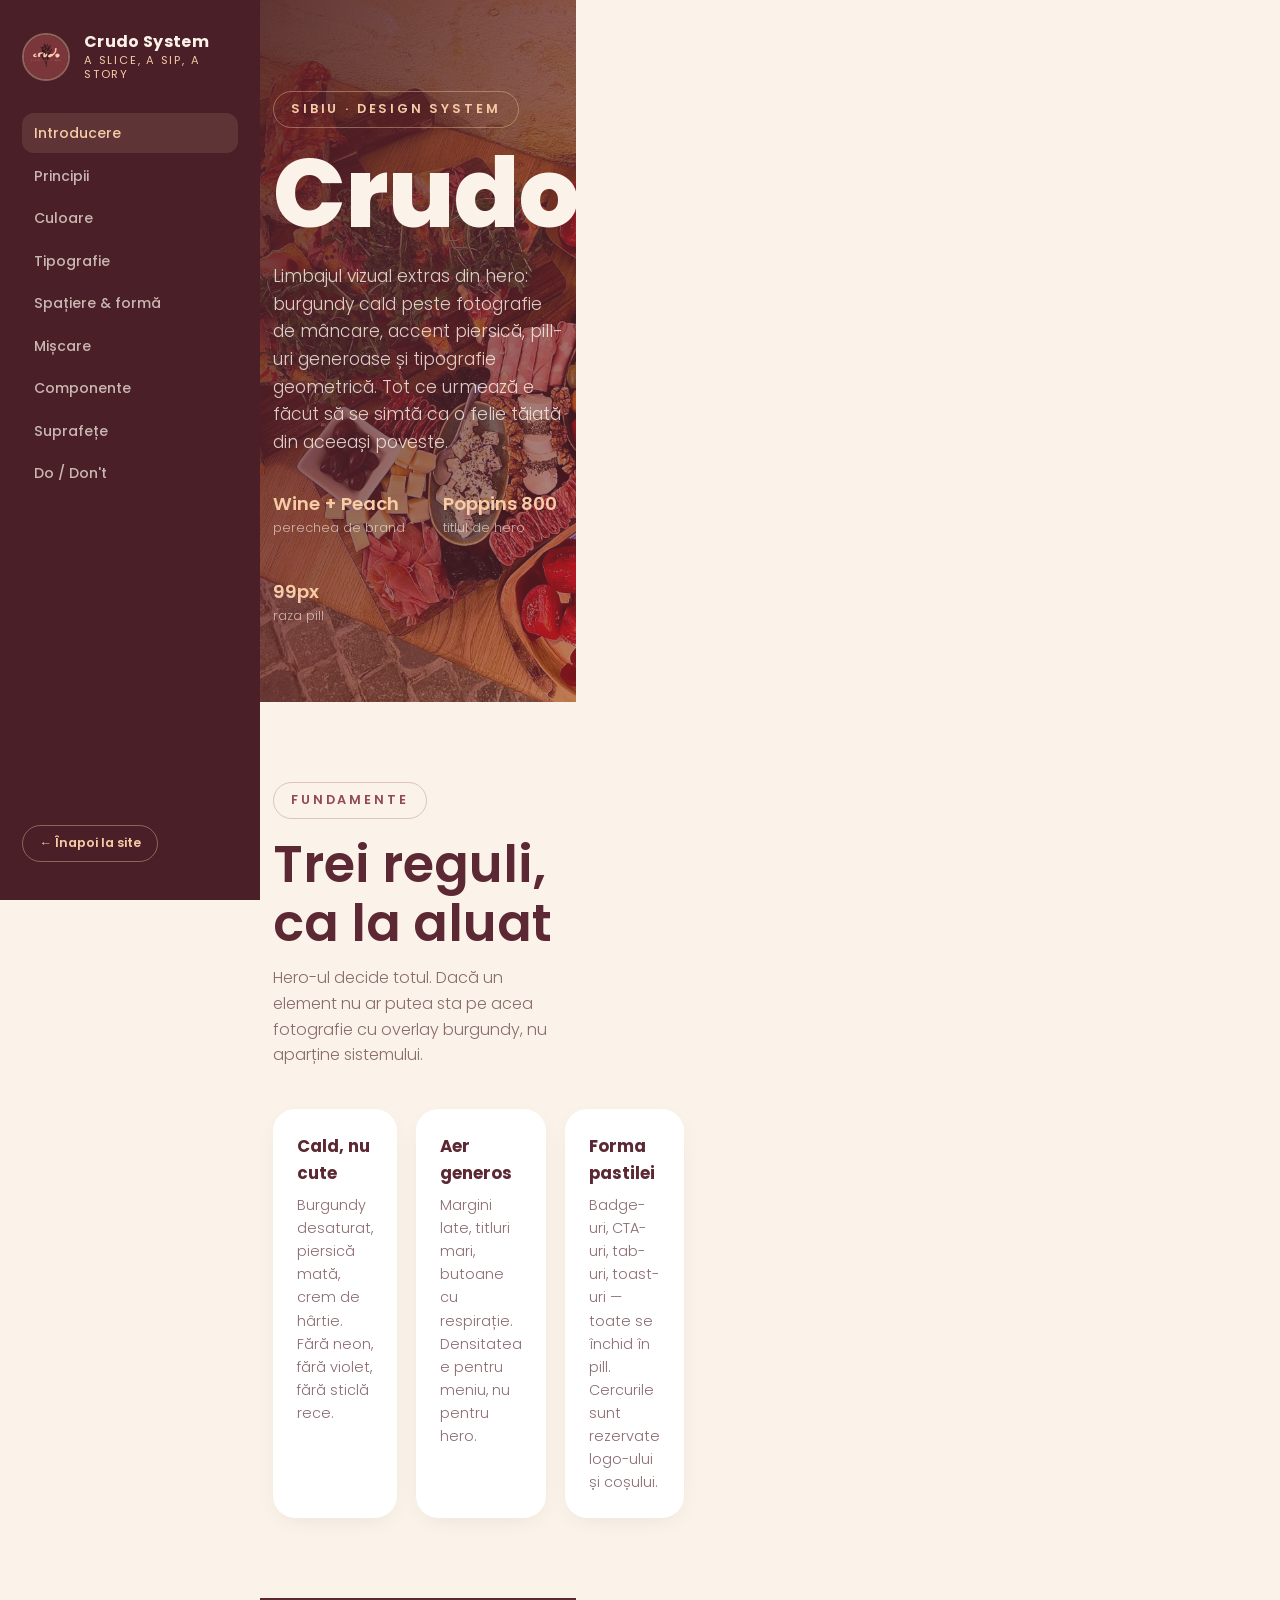
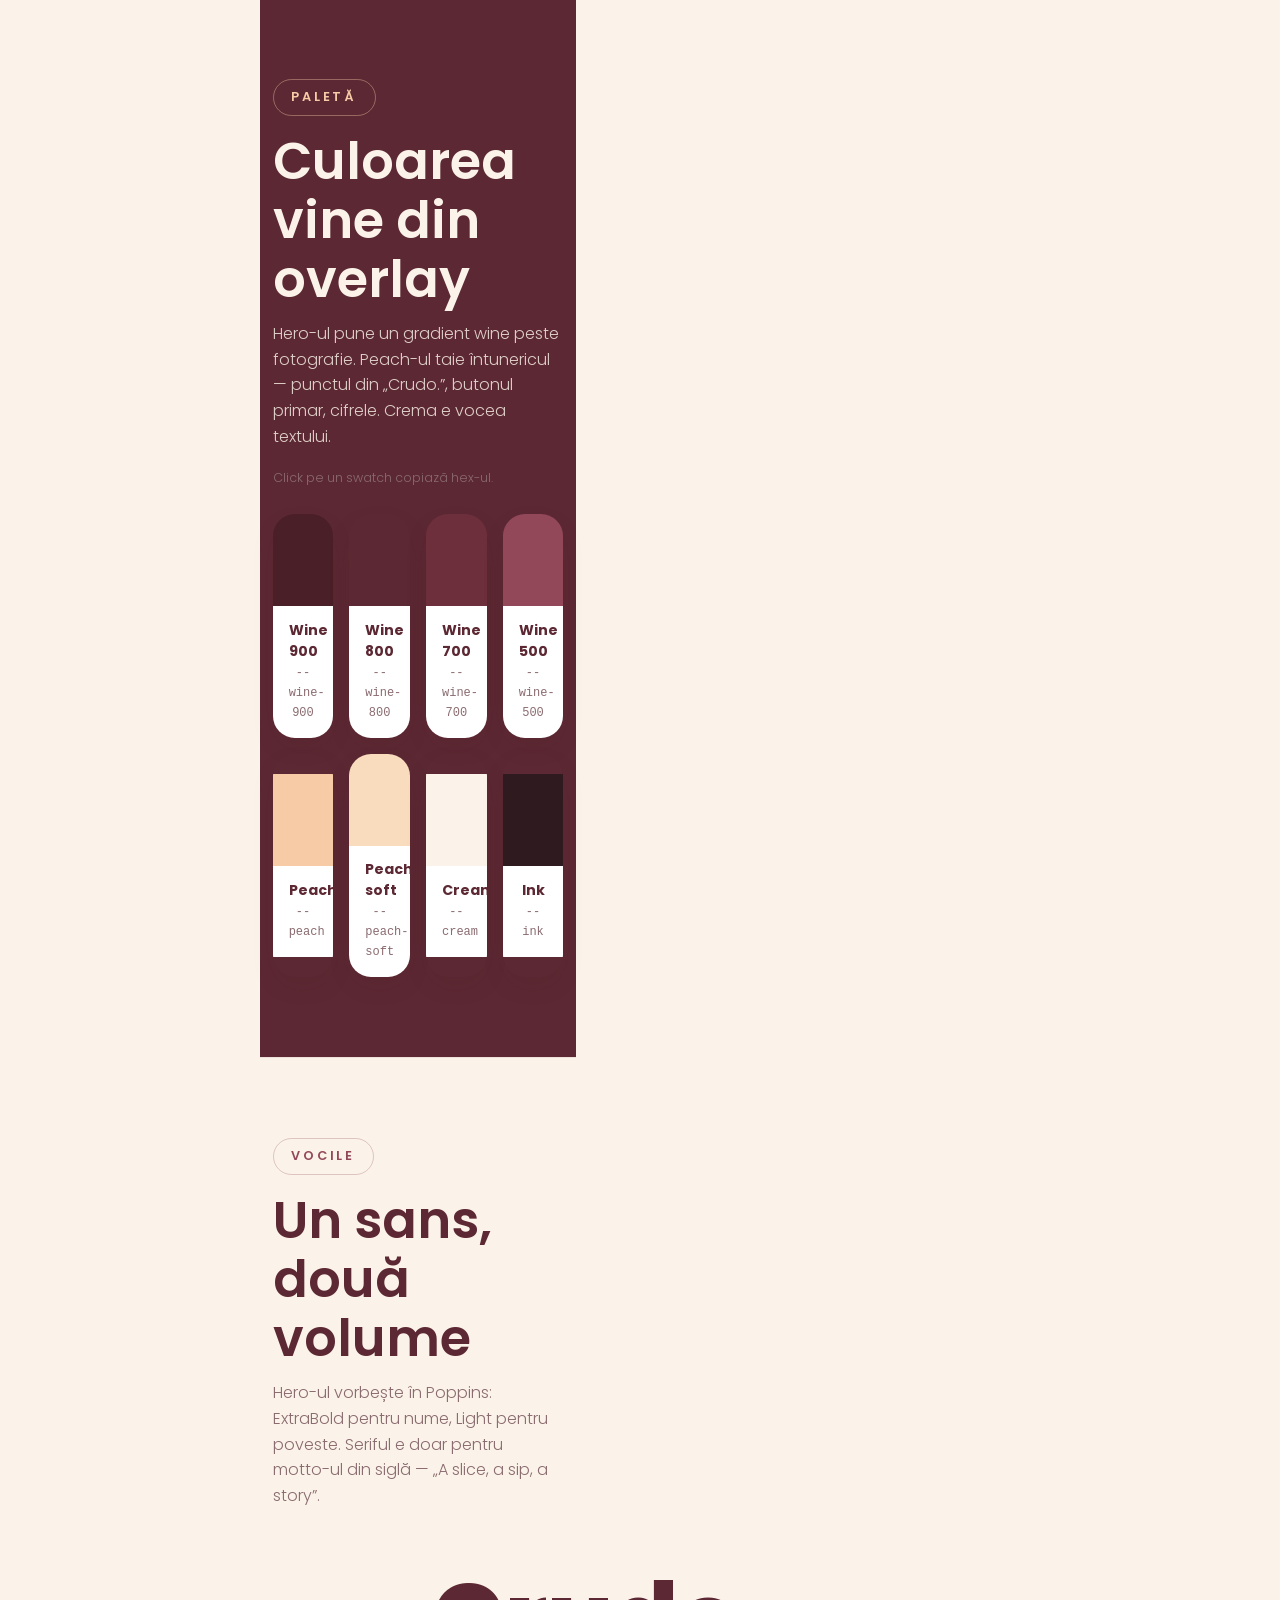
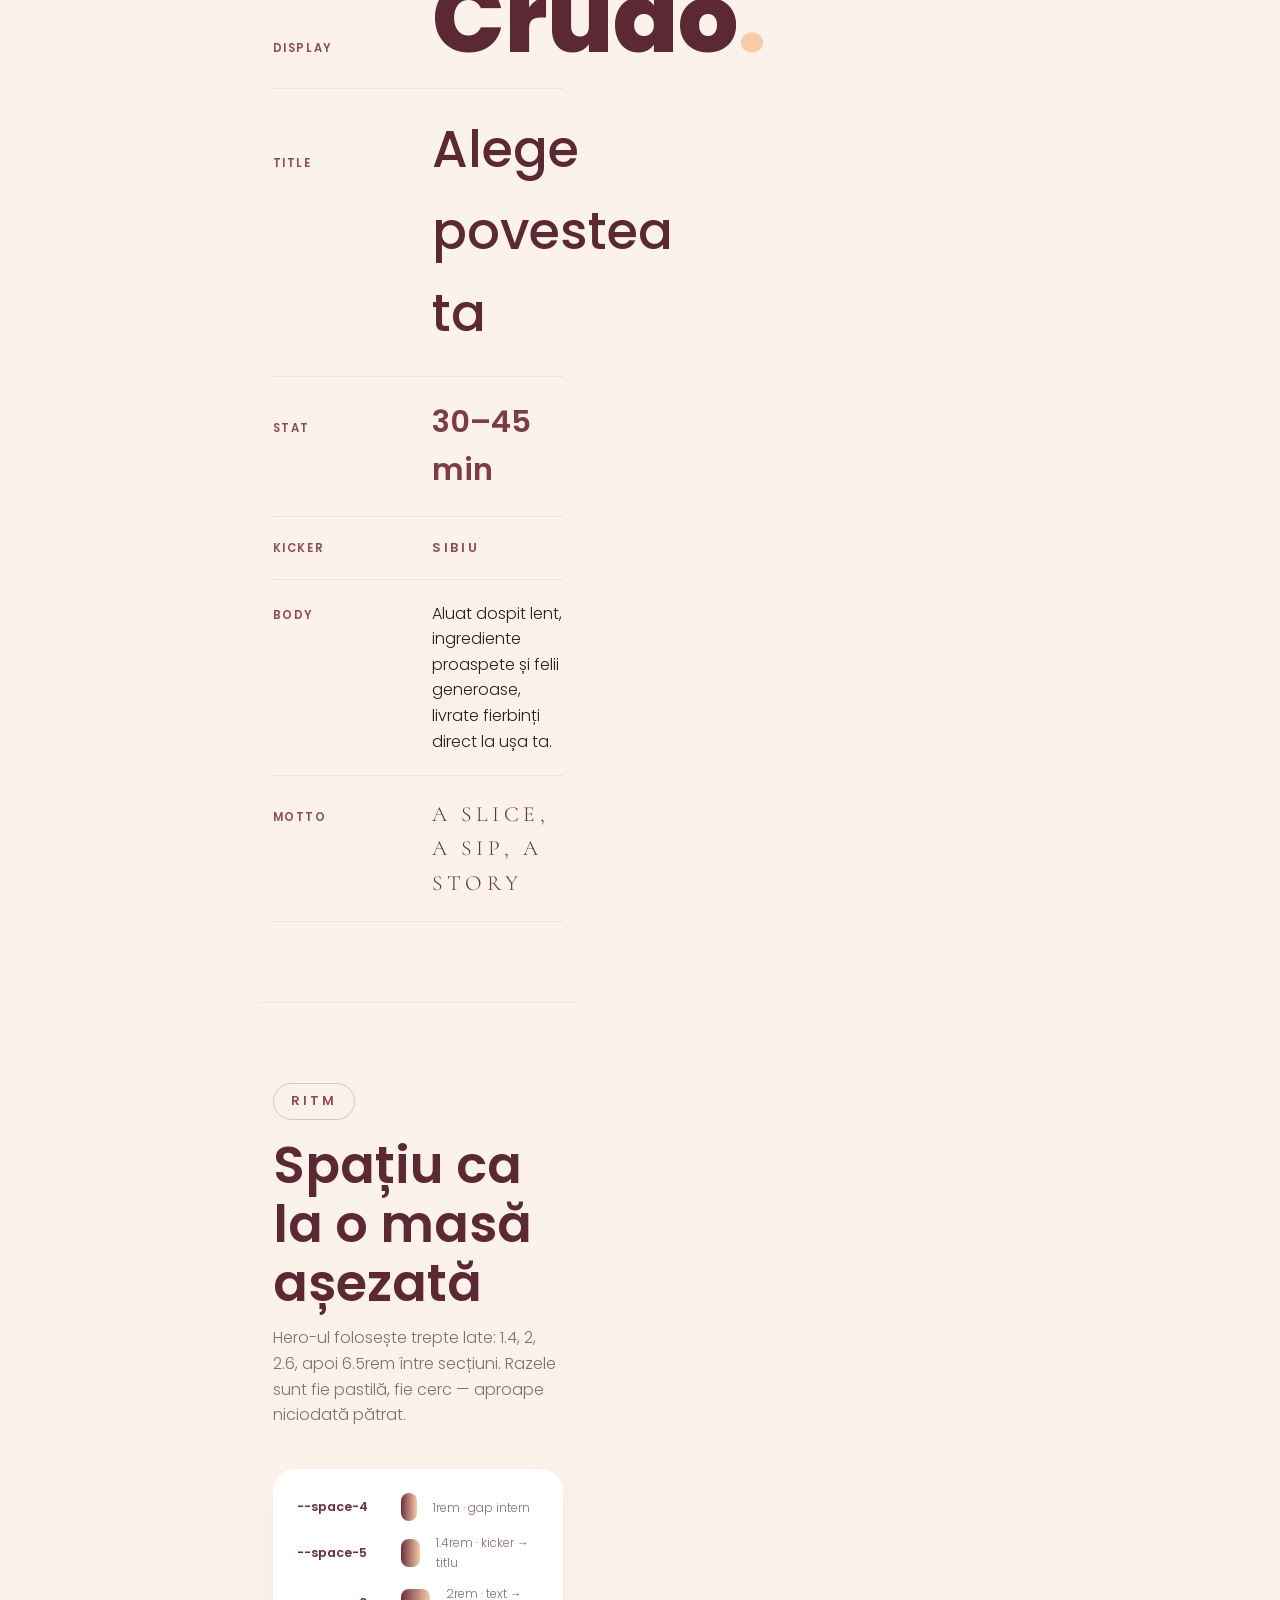
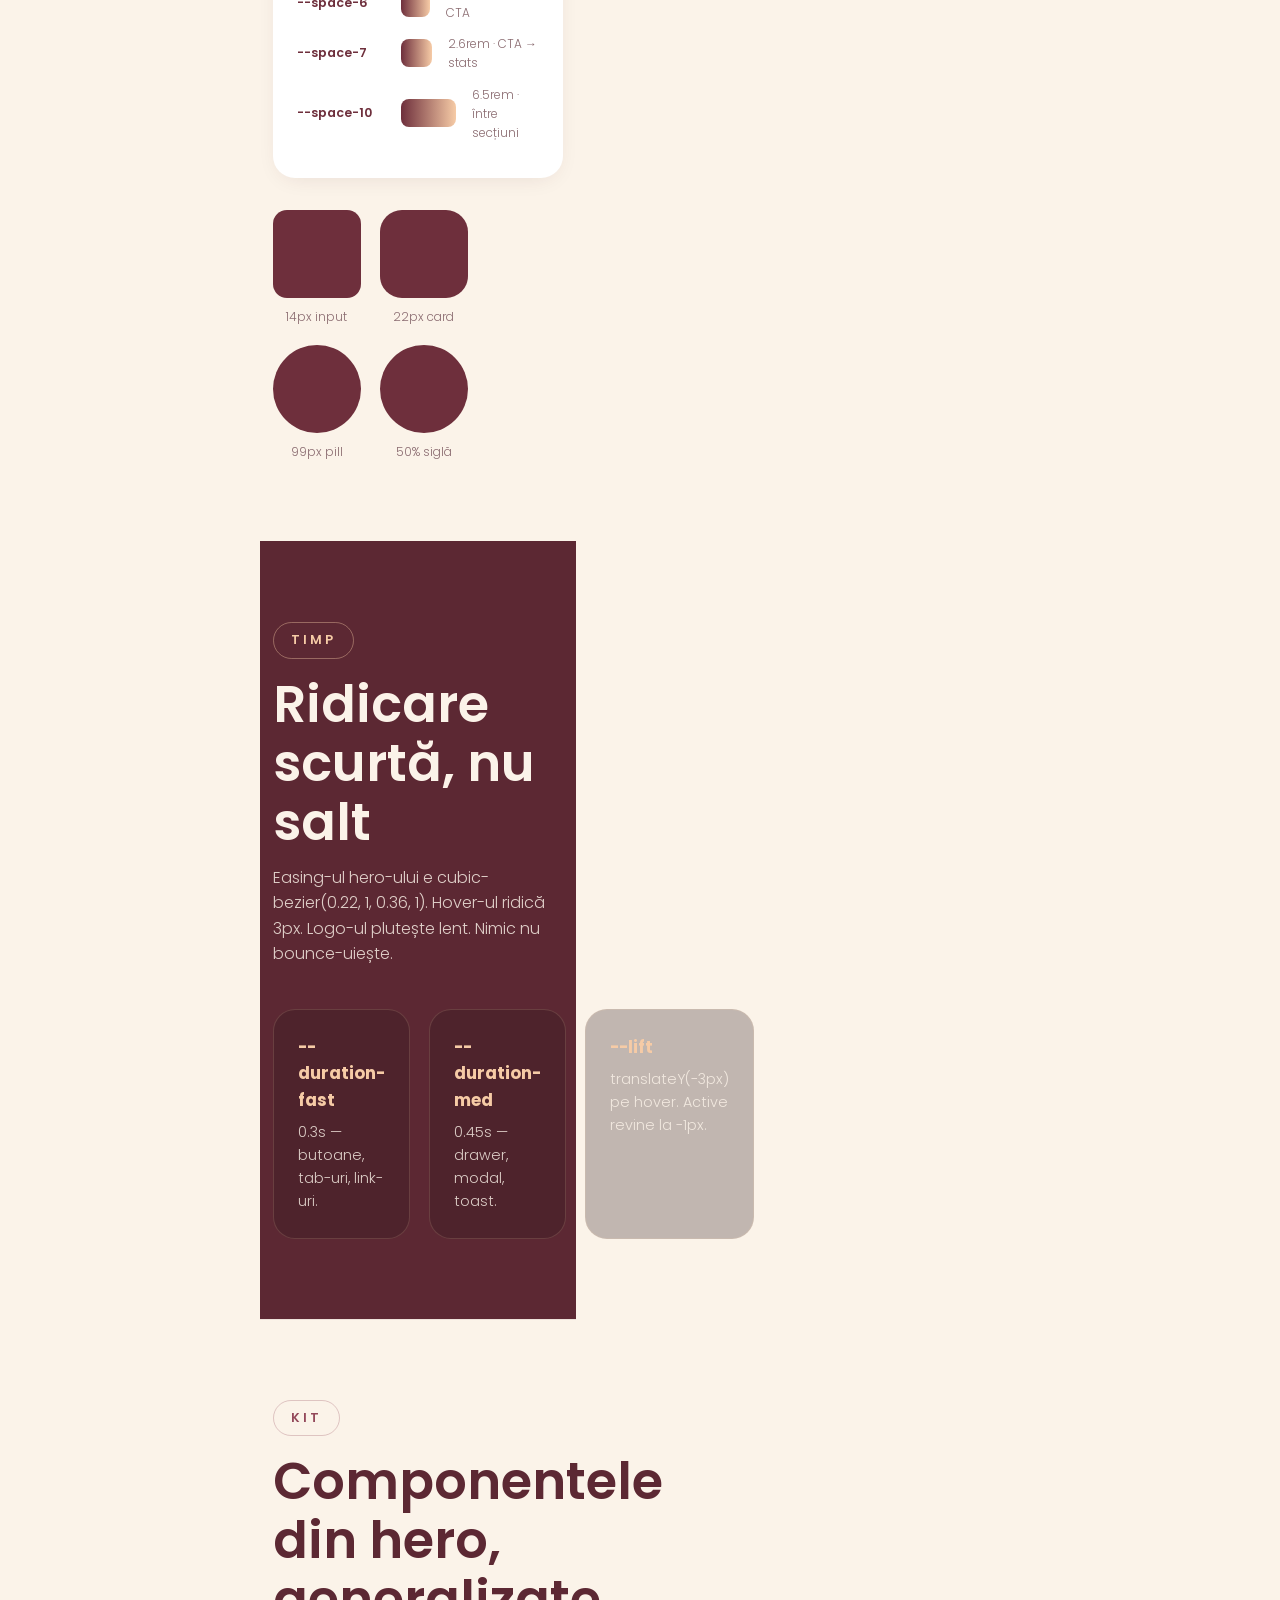
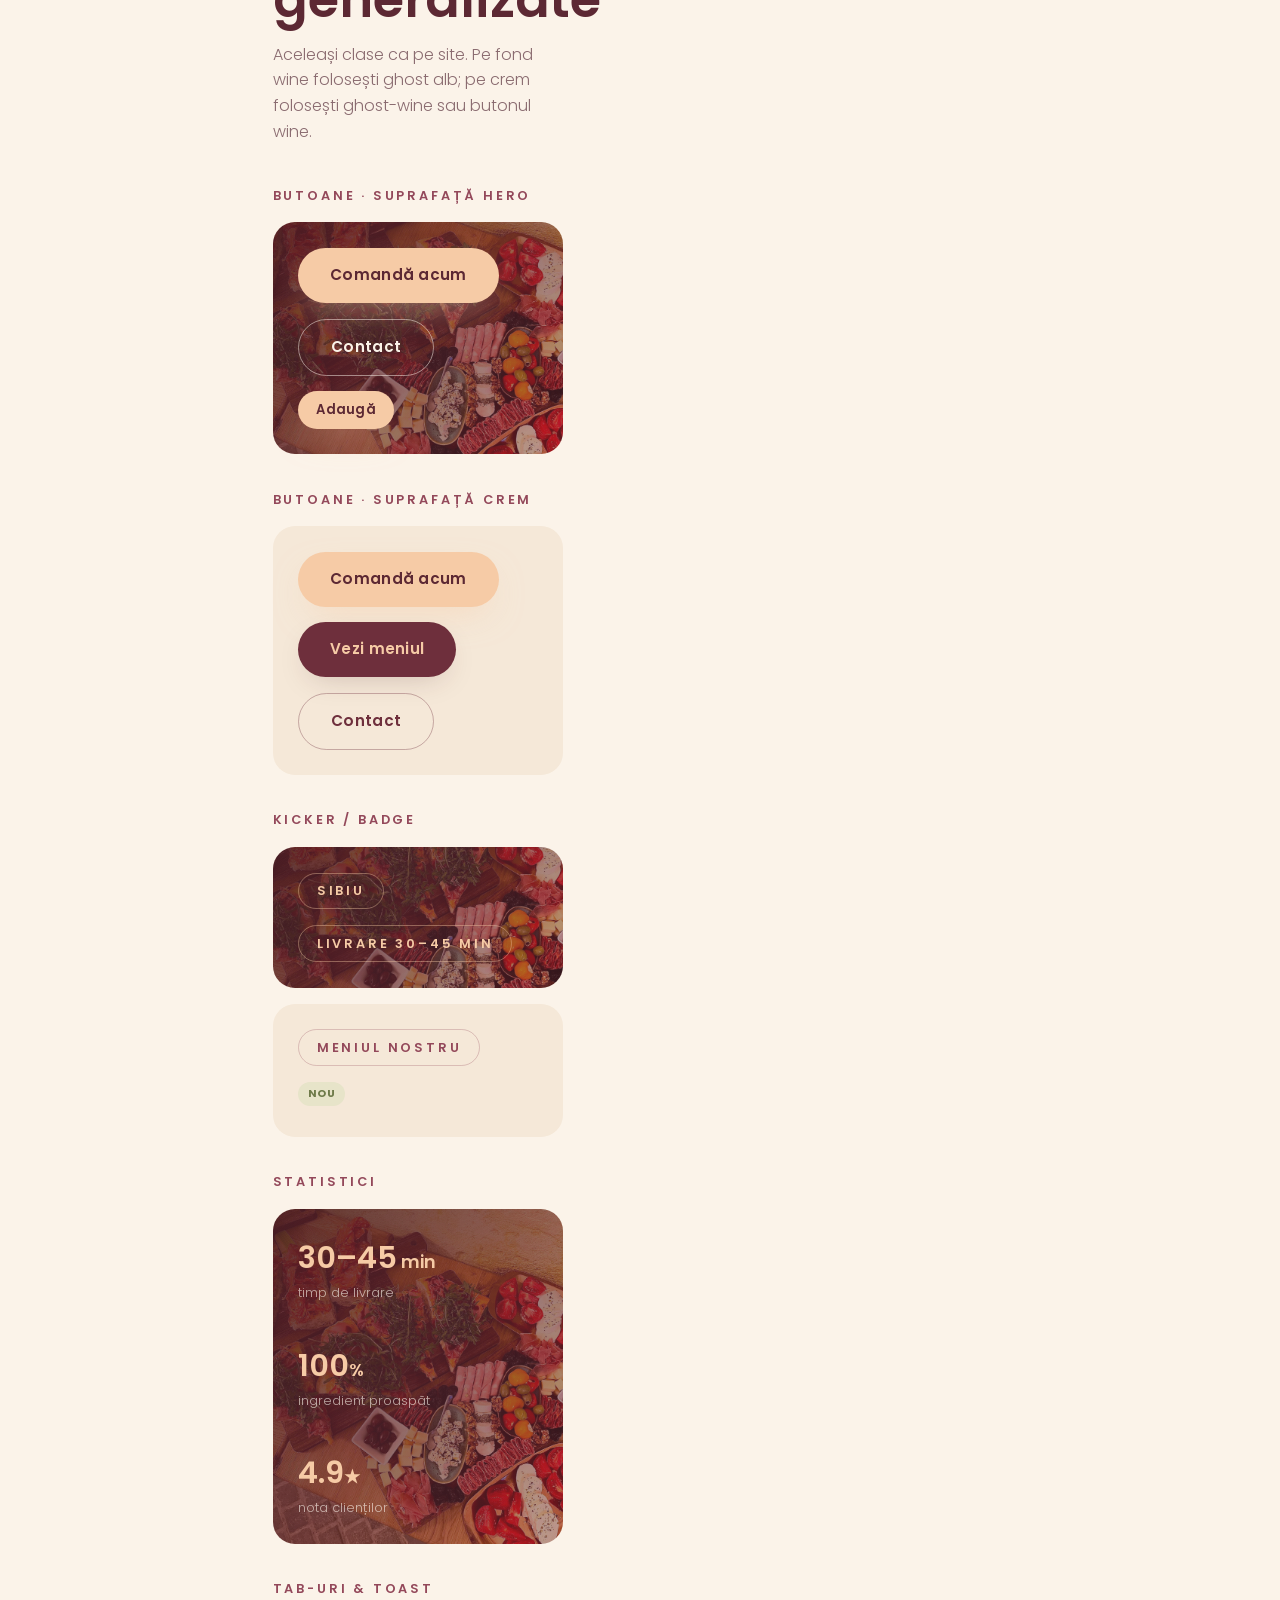
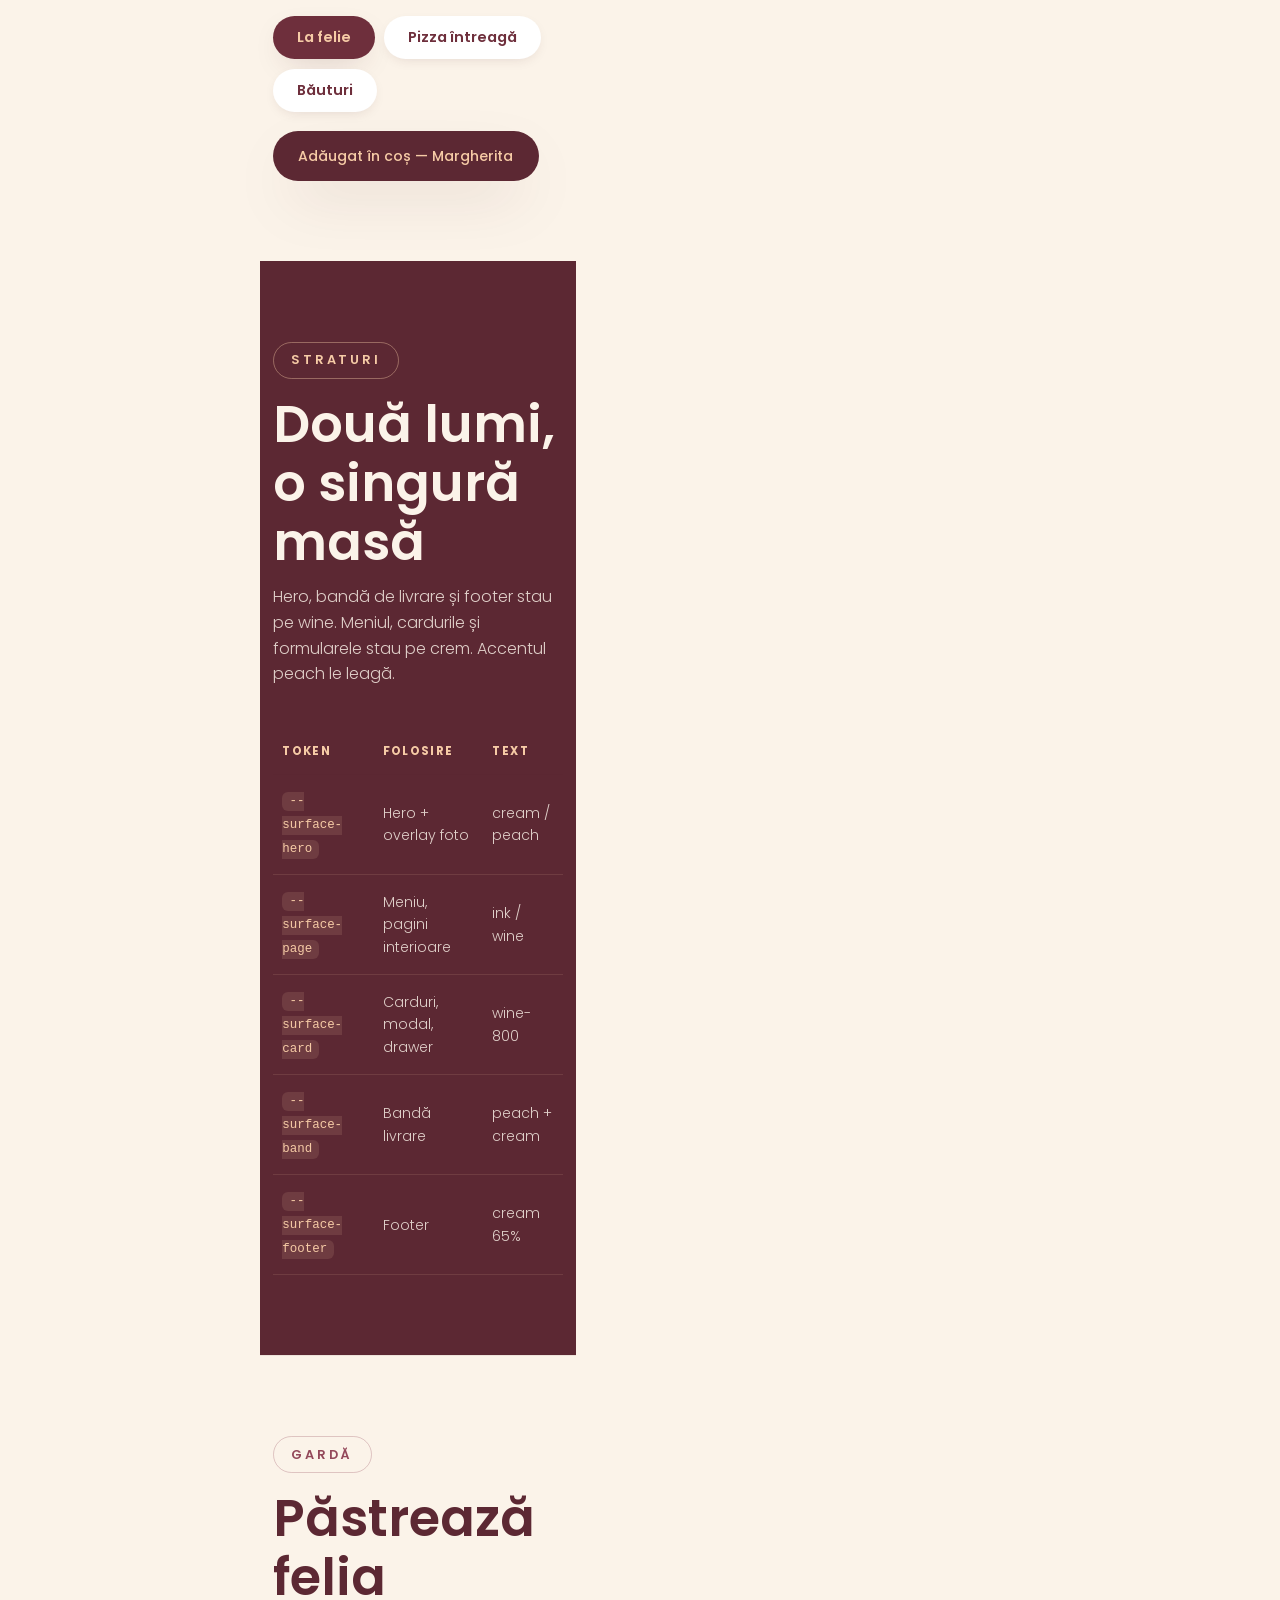
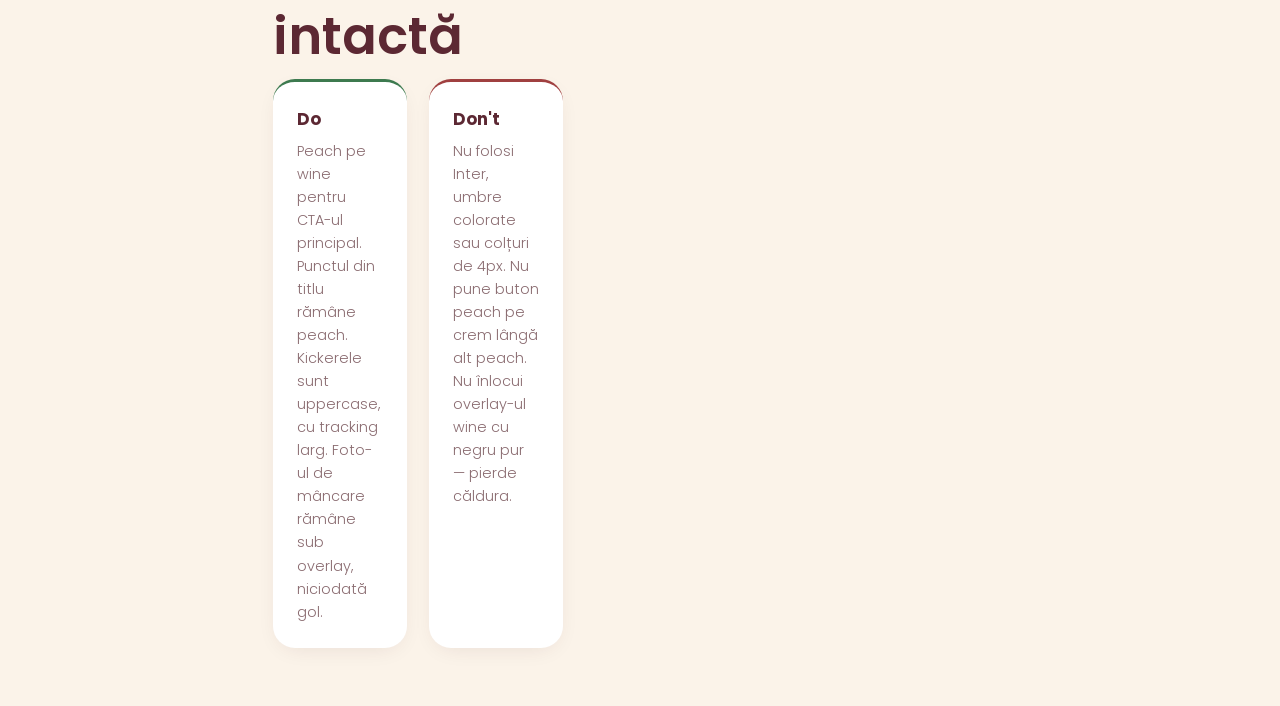
<file: design-system.html>
<!DOCTYPE html>
<html lang="ro">
<head>
  <meta charset="UTF-8" />
  <meta name="viewport" content="width=device-width, initial-scale=1.0" />
  <title>Crudo Design System — extras din hero</title>
  <link rel="preconnect" href="https://fonts.googleapis.com" />
  <link rel="preconnect" href="https://fonts.gstatic.com" crossorigin />
  <link href="https://fonts.googleapis.com/css2?family=Cormorant+Garamond:ital,wght@0,500;0,600;1,500&family=Poppins:wght@300;400;500;600;700;800&display=swap" rel="stylesheet" />
  <link rel="stylesheet" href="css/style.css" />
  <link rel="stylesheet" href="css/design-system.css" />
</head>
<body class="ds-body">
  <button class="ds-mobile-toggle" id="dsToggle" aria-label="Deschide navigarea">☰</button>

  <div class="ds-shell">
    <aside class="ds-nav" id="dsNav">
      <a href="#intro" class="ds-nav-brand">
        <img src="img/logo.jpg" alt="Crudo" />
        <span>Crudo System<small>A slice, a sip, a story</small></span>
      </a>
      <nav class="ds-nav-links">
        <a href="#intro">Introducere</a>
        <a href="#principii">Principii</a>
        <a href="#culoare">Culoare</a>
        <a href="#tipografie">Tipografie</a>
        <a href="#spatiere">Spațiere & formă</a>
        <a href="#miscare">Mișcare</a>
        <a href="#componente">Componente</a>
        <a href="#suprafete">Suprafețe</a>
        <a href="#reguli">Do / Don't</a>
      </nav>
      <div class="ds-nav-foot">
        <a href="index.html">← Înapoi la site</a>
      </div>
    </aside>

    <main class="ds-main">
      <header class="ds-hero" id="intro">
        <div class="ds-hero-inner">
          <p class="kicker ds-kicker">Sibiu · Design system</p>
          <h1>Crudo<span class="accent">.</span></h1>
          <p class="ds-hero-lead">
            Limbajul vizual extras din hero: burgundy cald peste fotografie de mâncare,
            accent piersică, pill-uri generoase și tipografie geometrică. Tot ce urmează
            e făcut să se simtă ca o felie tăiată din aceeași poveste.
          </p>
          <div class="ds-hero-meta">
            <div><strong>Wine + Peach</strong><p>perechea de brand</p></div>
            <div><strong>Poppins 800</strong><p>titlul de hero</p></div>
            <div><strong>99px</strong><p>raza pill</p></div>
          </div>
        </div>
      </header>

      <section class="ds-section" id="principii">
        <div class="ds-wrap">
          <p class="kicker kicker-wine ds-kicker">Fundamente</p>
          <h2 class="ds-h2">Trei reguli, ca la aluat</h2>
          <p class="ds-lead">Hero-ul decide totul. Dacă un element nu ar putea sta pe acea fotografie cu overlay burgundy, nu aparține sistemului.</p>
          <div class="ds-grid-3">
            <article class="ds-card">
              <h3>Cald, nu cute</h3>
              <p>Burgundy desaturat, piersică mată, crem de hârtie. Fără neon, fără violet, fără sticlă rece.</p>
            </article>
            <article class="ds-card">
              <h3>Aer generos</h3>
              <p>Margini late, titluri mari, butoane cu respirație. Densitatea e pentru meniu, nu pentru hero.</p>
            </article>
            <article class="ds-card">
              <h3>Forma pastilei</h3>
              <p>Badge-uri, CTA-uri, tab-uri, toast-uri — toate se închid în pill. Cercurile sunt rezervate logo-ului și coșului.</p>
            </article>
          </div>
        </div>
      </section>

      <section class="ds-section ds-section-wine" id="culoare">
        <div class="ds-wrap">
          <p class="kicker ds-kicker">Paletă</p>
          <h2 class="ds-h2">Culoarea vine din overlay</h2>
          <p class="ds-lead">Hero-ul pune un gradient wine peste fotografie. Peach-ul taie întunericul — punctul din „Crudo.”, butonul primar, cifrele. Crema e vocea textului.</p>
          <p class="ds-copy-note">Click pe un swatch copiază hex-ul.</p>

          <div class="ds-grid-4" id="swatches">
            <button class="ds-swatch" data-hex="#4A1F27" type="button">
              <div class="ds-swatch-chip" style="background:#4A1F27"></div>
              <div class="ds-swatch-meta"><strong>Wine 900</strong><code>--wine-900</code></div>
            </button>
            <button class="ds-swatch" data-hex="#5C2833" type="button">
              <div class="ds-swatch-chip" style="background:#5C2833"></div>
              <div class="ds-swatch-meta"><strong>Wine 800</strong><code>--wine-800</code></div>
            </button>
            <button class="ds-swatch" data-hex="#6E2F3C" type="button">
              <div class="ds-swatch-chip" style="background:#6E2F3C"></div>
              <div class="ds-swatch-meta"><strong>Wine 700</strong><code>--wine-700</code></div>
            </button>
            <button class="ds-swatch" data-hex="#93485A" type="button">
              <div class="ds-swatch-chip" style="background:#93485A"></div>
              <div class="ds-swatch-meta"><strong>Wine 500</strong><code>--wine-500</code></div>
            </button>
            <button class="ds-swatch" data-hex="#F6CBA6" type="button">
              <div class="ds-swatch-chip" style="background:#F6CBA6"></div>
              <div class="ds-swatch-meta"><strong>Peach</strong><code>--peach</code></div>
            </button>
            <button class="ds-swatch" data-hex="#F9DCBE" type="button">
              <div class="ds-swatch-chip" style="background:#F9DCBE"></div>
              <div class="ds-swatch-meta"><strong>Peach soft</strong><code>--peach-soft</code></div>
            </button>
            <button class="ds-swatch" data-hex="#FBF3E9" type="button">
              <div class="ds-swatch-chip" style="background:#FBF3E9"></div>
              <div class="ds-swatch-meta"><strong>Cream</strong><code>--cream</code></div>
            </button>
            <button class="ds-swatch" data-hex="#2E1A1F" type="button">
              <div class="ds-swatch-chip" style="background:#2E1A1F"></div>
              <div class="ds-swatch-meta"><strong>Ink</strong><code>--ink</code></div>
            </button>
          </div>
        </div>
      </section>

      <section class="ds-section" id="tipografie">
        <div class="ds-wrap">
          <p class="kicker kicker-wine ds-kicker">Vocile</p>
          <h2 class="ds-h2">Un sans, două volume</h2>
          <p class="ds-lead">Hero-ul vorbește în Poppins: ExtraBold pentru nume, Light pentru poveste. Seriful e doar pentru motto-ul din siglă — „A slice, a sip, a story”.</p>

          <dl>
            <div class="ds-type-row">
              <dt>Display</dt>
              <dd class="ds-display">Crudo<span style="color:var(--peach)">.</span></dd>
            </div>
            <div class="ds-type-row">
              <dt>Title</dt>
              <dd class="ds-title">Alege povestea ta</dd>
            </div>
            <div class="ds-type-row">
              <dt>Stat</dt>
              <dd class="ds-stat">30–45 min</dd>
            </div>
            <div class="ds-type-row">
              <dt>Kicker</dt>
              <dd class="ds-kicker-sample">Sibiu</dd>
            </div>
            <div class="ds-type-row">
              <dt>Body</dt>
              <dd class="ds-body">Aluat dospit lent, ingrediente proaspete și felii generoase, livrate fierbinți direct la ușa ta.</dd>
            </div>
            <div class="ds-type-row">
              <dt>Motto</dt>
              <dd class="ds-serif">A slice, a sip, a story</dd>
            </div>
          </dl>
        </div>
      </section>

      <section class="ds-section" id="spatiere">
        <div class="ds-wrap">
          <p class="kicker kicker-wine ds-kicker">Ritm</p>
          <h2 class="ds-h2">Spațiu ca la o masă așezată</h2>
          <p class="ds-lead">Hero-ul folosește trepte late: 1.4, 2, 2.6, apoi 6.5rem între secțiuni. Razele sunt fie pastilă, fie cerc — aproape niciodată pătrat.</p>

          <div class="ds-card" style="margin-bottom:2rem">
            <div class="ds-space-row"><span>--space-4</span><div class="ds-space-bar" style="width:16px"></div><small>1rem · gap intern</small></div>
            <div class="ds-space-row"><span>--space-5</span><div class="ds-space-bar" style="width:22px"></div><small>1.4rem · kicker → titlu</small></div>
            <div class="ds-space-row"><span>--space-6</span><div class="ds-space-bar" style="width:32px"></div><small>2rem · text → CTA</small></div>
            <div class="ds-space-row"><span>--space-7</span><div class="ds-space-bar" style="width:42px"></div><small>2.6rem · CTA → stats</small></div>
            <div class="ds-space-row"><span>--space-10</span><div class="ds-space-bar" style="width:104px"></div><small>6.5rem · între secțiuni</small></div>
          </div>

          <div class="ds-radius-row">
            <div class="ds-radius-item">
              <div class="ds-radius-box" style="border-radius:14px"></div>
              <p>14px input</p>
            </div>
            <div class="ds-radius-item">
              <div class="ds-radius-box" style="border-radius:22px"></div>
              <p>22px card</p>
            </div>
            <div class="ds-radius-item">
              <div class="ds-radius-box" style="border-radius:99px"></div>
              <p>99px pill</p>
            </div>
            <div class="ds-radius-item">
              <div class="ds-radius-box" style="border-radius:50%"></div>
              <p>50% siglă</p>
            </div>
          </div>
        </div>
      </section>

      <section class="ds-section ds-section-wine" id="miscare">
        <div class="ds-wrap">
          <p class="kicker ds-kicker">Timp</p>
          <h2 class="ds-h2">Ridicare scurtă, nu salt</h2>
          <p class="ds-lead">Easing-ul hero-ului e cubic-bezier(0.22, 1, 0.36, 1). Hover-ul ridică 3px. Logo-ul plutește lent. Nimic nu bounce-uiește.</p>
          <div class="ds-grid-3">
            <article class="ds-card ds-card-wine">
              <h3>--duration-fast</h3>
              <p>0.3s — butoane, tab-uri, link-uri.</p>
            </article>
            <article class="ds-card ds-card-wine">
              <h3>--duration-med</h3>
              <p>0.45s — drawer, modal, toast.</p>
            </article>
            <article class="ds-card ds-card-wine">
              <h3>--lift</h3>
              <p>translateY(-3px) pe hover. Active revine la -1px.</p>
            </article>
          </div>
        </div>
      </section>

      <section class="ds-section" id="componente">
        <div class="ds-wrap">
          <p class="kicker kicker-wine ds-kicker">Kit</p>
          <h2 class="ds-h2">Componentele din hero, generalizate</h2>
          <p class="ds-lead">Aceleași clase ca pe site. Pe fond wine folosești ghost alb; pe crem folosești ghost-wine sau butonul wine.</p>

          <h3 class="ds-kicker-sample" style="margin:2rem 0 1rem">Butoane · suprafață hero</h3>
          <div class="ds-playground">
            <a class="btn btn-primary" href="#componente">Comandă acum</a>
            <a class="btn btn-ghost" href="#componente">Contact</a>
            <button class="btn btn-primary btn-sm" type="button">Adaugă</button>
          </div>

          <h3 class="ds-kicker-sample" style="margin:2.2rem 0 1rem">Butoane · suprafață crem</h3>
          <div class="ds-playground ds-playground-light">
            <a class="btn btn-primary" href="#componente">Comandă acum</a>
            <a class="btn btn-wine" href="#componente">Vezi meniul</a>
            <a class="btn btn-ghost-wine" href="#componente">Contact</a>
          </div>

          <h3 class="ds-kicker-sample" style="margin:2.2rem 0 1rem">Kicker / badge</h3>
          <div class="ds-playground">
            <span class="kicker">Sibiu</span>
            <span class="kicker">Livrare 30–45 min</span>
          </div>
          <div class="ds-playground ds-playground-light" style="margin-top:1rem">
            <span class="kicker kicker-wine">Meniul nostru</span>
            <span class="tag">Nou</span>
          </div>

          <h3 class="ds-kicker-sample" style="margin:2.2rem 0 1rem">Statistici</h3>
          <div class="ds-playground">
            <div class="ds-stats-demo">
              <div><strong>30–45<span style="font-size:1.1rem"> min</span></strong><p>timp de livrare</p></div>
              <div><strong>100<span style="font-size:1.1rem">%</span></strong><p>ingredient proaspăt</p></div>
              <div><strong>4.9<span style="font-size:1.1rem">★</span></strong><p>nota clienților</p></div>
            </div>
          </div>

          <h3 class="ds-kicker-sample" style="margin:2.2rem 0 1rem">Tab-uri & toast</h3>
          <div class="menu-tabs" style="justify-content:flex-start;margin-bottom:1.2rem">
            <button class="tab active" type="button">La felie</button>
            <button class="tab" type="button">Pizza întreagă</button>
            <button class="tab" type="button">Băuturi</button>
          </div>
          <span class="toast ds-toast-preview">Adăugat în coș — Margherita</span>
        </div>
      </section>

      <section class="ds-section ds-section-wine" id="suprafete">
        <div class="ds-wrap">
          <p class="kicker ds-kicker">Straturi</p>
          <h2 class="ds-h2">Două lumi, o singură masă</h2>
          <p class="ds-lead">Hero, bandă de livrare și footer stau pe wine. Meniul, cardurile și formularele stau pe crem. Accentul peach le leagă.</p>
          <table class="ds-table">
            <thead>
              <tr><th>Token</th><th>Folosire</th><th>Text</th></tr>
            </thead>
            <tbody>
              <tr><td><code>--surface-hero</code></td><td>Hero + overlay foto</td><td>cream / peach</td></tr>
              <tr><td><code>--surface-page</code></td><td>Meniu, pagini interioare</td><td>ink / wine</td></tr>
              <tr><td><code>--surface-card</code></td><td>Carduri, modal, drawer</td><td>wine-800</td></tr>
              <tr><td><code>--surface-band</code></td><td>Bandă livrare</td><td>peach + cream</td></tr>
              <tr><td><code>--surface-footer</code></td><td>Footer</td><td>cream 65%</td></tr>
            </tbody>
          </table>
        </div>
      </section>

      <section class="ds-section" id="reguli">
        <div class="ds-wrap">
          <p class="kicker kicker-wine ds-kicker">Gardă</p>
          <h2 class="ds-h2">Păstrează felia intactă</h2>
          <div class="ds-grid-2">
            <article class="ds-card ds-do">
              <h3>Do</h3>
              <p>Peach pe wine pentru CTA-ul principal. Punctul din titlu rămâne peach. Kickerele sunt uppercase, cu tracking larg. Foto-ul de mâncare rămâne sub overlay, niciodată gol.</p>
            </article>
            <article class="ds-card ds-dont">
              <h3>Don't</h3>
              <p>Nu folosi Inter, umbre colorate sau colțuri de 4px. Nu pune buton peach pe crem lângă alt peach. Nu înlocui overlay-ul wine cu negru pur — pierde căldura.</p>
            </article>
          </div>
        </div>
      </section>
    </main>
  </div>

  <div class="toast" id="toast"></div>
  <script>
    const toast = document.getElementById("toast");
    const showToast = (msg) => {
      toast.textContent = msg;
      toast.classList.add("show");
      clearTimeout(showToast.t);
      showToast.t = setTimeout(() => toast.classList.remove("show"), 1600);
    };

    document.getElementById("swatches").addEventListener("click", async (e) => {
      const swatch = e.target.closest("[data-hex]");
      if (!swatch) return;
      try {
        await navigator.clipboard.writeText(swatch.dataset.hex);
      } catch (_) { /* clipboard poate fi blocat în iframe */ }
      showToast("Copiat " + swatch.dataset.hex);
    });

    document.querySelectorAll(".menu-tabs .tab").forEach((tab) => {
      tab.addEventListener("click", () => {
        tab.parentElement.querySelectorAll(".tab").forEach((t) => t.classList.remove("active"));
        tab.classList.add("active");
      });
    });

    const nav = document.getElementById("dsNav");
    document.getElementById("dsToggle").addEventListener("click", () => {
      nav.classList.toggle("open");
    });
    nav.querySelectorAll("a").forEach((a) => {
      a.addEventListener("click", () => nav.classList.remove("open"));
    });

    const links = [...document.querySelectorAll(".ds-nav-links a")];
    const sections = links.map((a) => document.querySelector(a.getAttribute("href"))).filter(Boolean);
    const setActive = () => {
      const y = window.scrollY + 120;
      let current = sections[0];
      sections.forEach((s) => { if (s.offsetTop <= y) current = s; });
      links.forEach((a) => a.classList.toggle("active", a.getAttribute("href") === "#" + current.id));
    };
    document.addEventListener("scroll", setActive, { passive: true });
    setActive();
  </script>
</body>
</html>
</file>
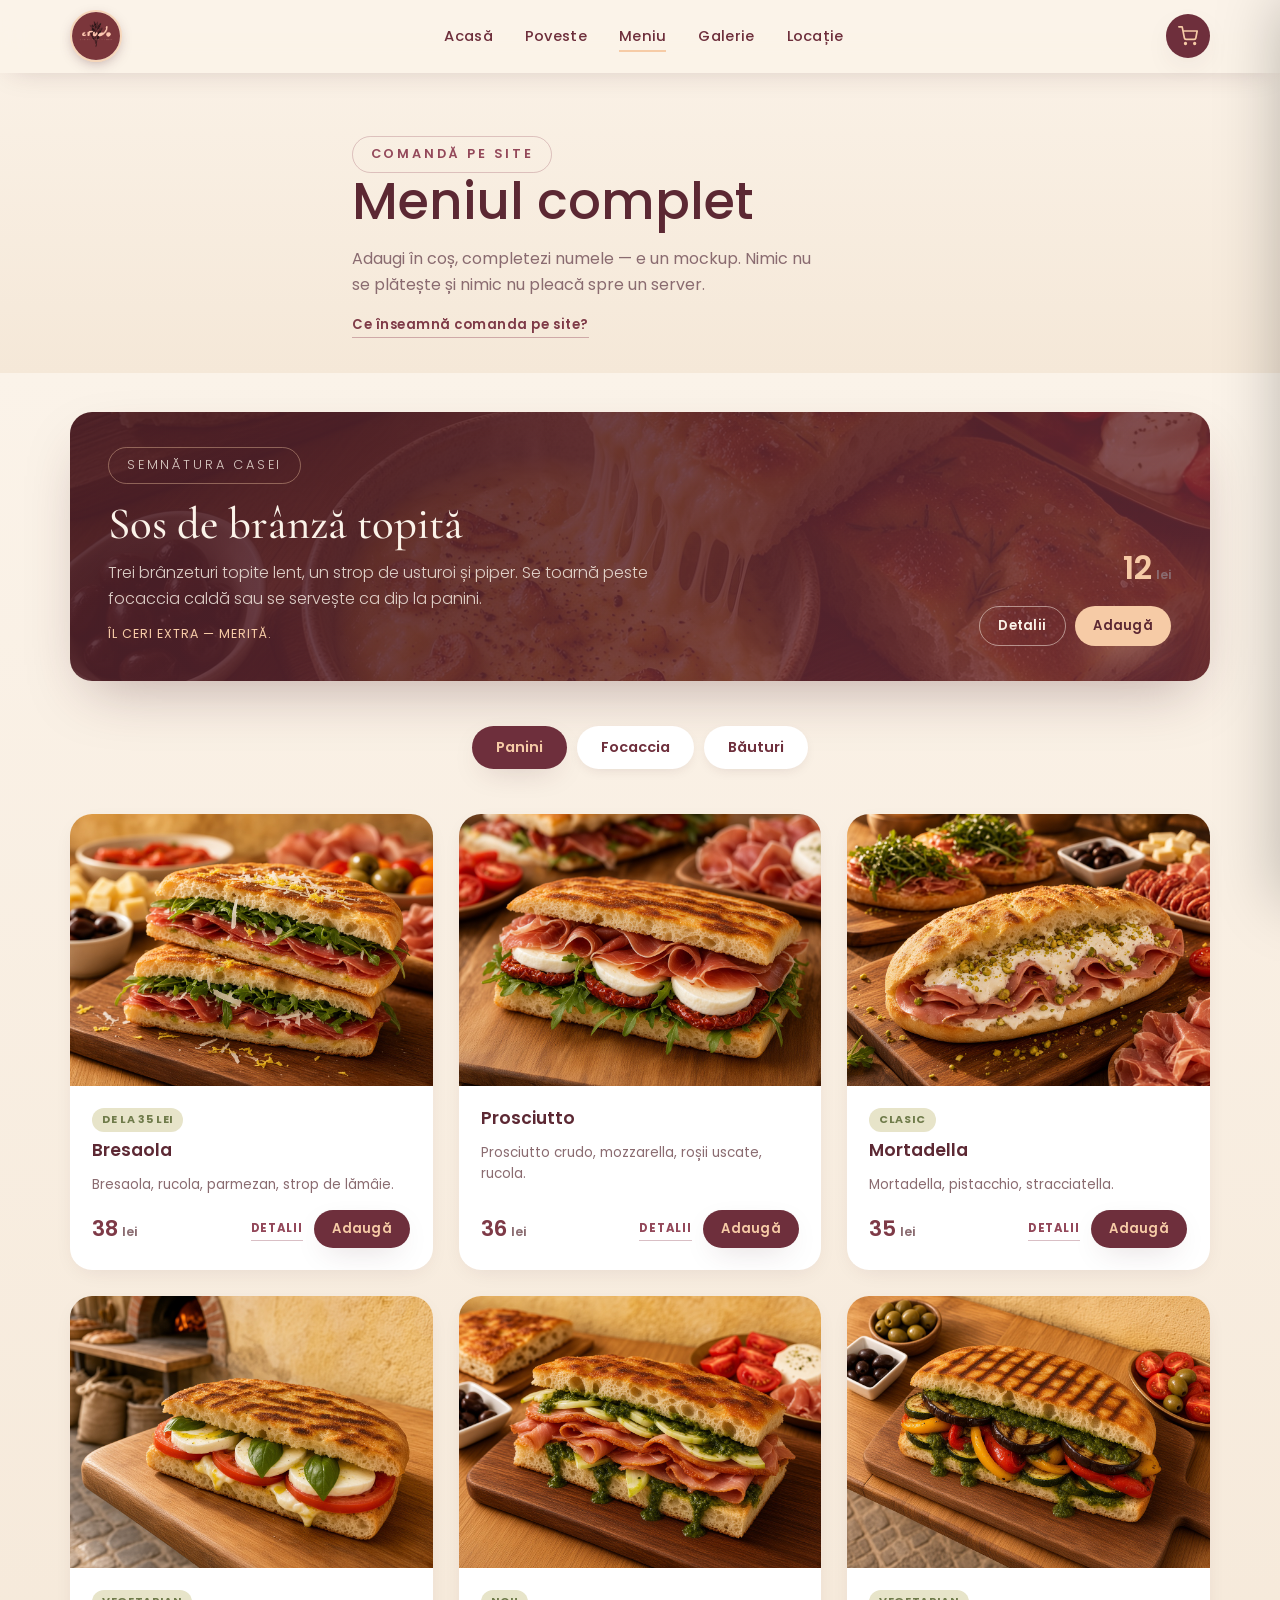
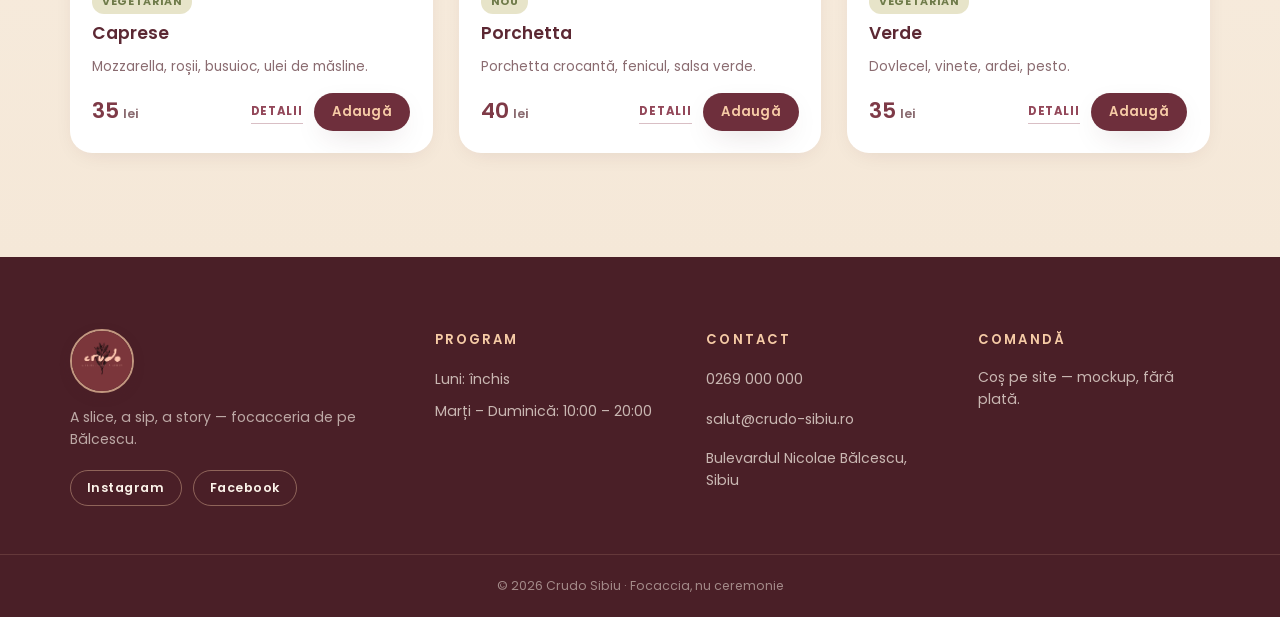
<file: menu.html>
<!DOCTYPE html>
<html lang="ro">
<head>
  <meta charset="UTF-8" />
  <meta name="viewport" content="width=device-width, initial-scale=1.0" />
  <title>Meniu — Crudo Sibiu</title>
  <meta name="description" content="Meniul Crudo: panini, focaccia și băuturi. Comandă de pe site — mockup, fără plată reală." />
  <link rel="preconnect" href="https://fonts.googleapis.com" />
  <link rel="preconnect" href="https://fonts.gstatic.com" crossorigin />
  <link href="https://fonts.googleapis.com/css2?family=Cormorant+Garamond:ital,wght@0,500;0,600;1,500&family=Poppins:wght@300;400;500;600;700;800&display=swap" rel="stylesheet" />
  <link rel="stylesheet" href="css/style.css" />
</head>
<body class="page-menu">

  <div class="preloader" id="preloader">
    <img src="img/logo.jpg" alt="Crudo" class="preloader-logo-img" />
  </div>

  <header class="navbar on-light" id="navbar">
    <div class="container nav-inner">
      <a href="index.html" class="logo">
        <img src="img/logo.jpg" alt="Crudo" class="logo-img" />
      </a>
      <nav class="nav-links" id="navLinks">
        <a href="index.html">Acasă</a>
        <a href="index.html#poveste">Poveste</a>
        <a href="menu.html" class="is-current">Meniu</a>
        <a href="index.html#galerie">Galerie</a>
        <a href="index.html#locatie">Locație</a>
      </nav>
      <div class="nav-actions">
        <button class="cart-btn" id="cartBtn" aria-label="Coș de cumpărături">
          <svg width="20" height="20" viewBox="0 0 24 24" fill="none" stroke="currentColor" stroke-width="2" stroke-linecap="round" stroke-linejoin="round"><circle cx="9" cy="21" r="1"/><circle cx="20" cy="21" r="1"/><path d="M1 1h4l2.68 13.39a2 2 0 0 0 2 1.61h9.72a2 2 0 0 0 2-1.61L23 6H6"/></svg>
          <span class="cart-count" id="cartCount">0</span>
        </button>
        <button class="burger" id="burger" aria-label="Meniu">
          <span></span><span></span><span></span>
        </button>
      </div>
    </div>
  </header>

  <section class="page-hero">
    <div class="container page-hero-inner reveal">
      <p class="kicker kicker-wine">Comandă pe site</p>
      <h1 class="section-title">Meniul complet</h1>
      <p class="section-sub">Adaugi în coș, completezi numele — e un mockup. Nimic nu se plătește și nimic nu pleacă spre un server.</p>
      <button class="info-link" type="button" data-info="order">Ce înseamnă comanda pe site?</button>
    </div>
  </section>

  <section class="section menu menu-page">
    <div class="container">
      <article class="signature reveal" id="signature"></article>
      <div class="menu-tabs reveal" id="menuTabs"></div>
      <div class="menu-grid" id="menuGrid"></div>
    </div>
  </section>

  <footer class="footer" id="contact">
    <div class="container footer-inner">
      <div class="footer-brand">
        <a href="index.html" class="logo"><img src="img/logo.jpg" alt="Crudo" class="logo-img" /></a>
        <p>A slice, a sip, a story — focacceria de pe Bălcescu.</p>
        <div class="socials">
          <a id="igLink" href="#instagram" aria-label="Instagram">Instagram</a>
          <a id="fbLink" href="#facebook" aria-label="Facebook">Facebook</a>
        </div>
      </div>
      <div class="footer-col">
        <h4>Program</h4>
        <div id="footerHours"></div>
      </div>
      <div class="footer-col">
        <h4>Contact</h4>
        <p id="footerPhone"></p>
        <p id="footerEmail"></p>
        <p id="footerAddress"></p>
      </div>
      <div class="footer-col">
        <h4>Comandă</h4>
        <p>Coș pe site — mockup, fără plată.</p>
      </div>
    </div>
    <div class="footer-bottom">
      <p>© <span id="year"></span> Crudo Sibiu · Focaccia, nu ceremonie</p>
    </div>
  </footer>

  <div class="cart-overlay" id="cartOverlay"></div>
  <aside class="cart-drawer" id="cartDrawer" aria-label="Coșul tău">
    <div class="cart-head">
      <h3>Coșul tău <span id="cartDrawerCount"></span></h3>
      <button class="cart-close" id="cartClose" aria-label="Închide">&times;</button>
    </div>
    <div class="cart-items" id="cartItems"></div>
    <div class="cart-foot">
      <div class="cart-row total"><span>Total</span><strong id="cartTotal">0 lei</strong></div>
      <p class="form-note" style="text-align:left;margin-bottom:1rem">Mockup — comanda nu se trimite nicăieri.</p>
      <button class="btn btn-primary btn-full" id="checkoutBtn">Finalizează comanda</button>
    </div>
  </aside>

  <div class="modal-overlay" id="modalOverlay">
    <div class="modal ticket" role="dialog" aria-modal="true">
      <button class="modal-close" id="modalClose" aria-label="Închide">&times;</button>

      <form class="modal-step" id="orderForm" novalidate>
        <p class="kicker kicker-wine">Bilet de comandă</p>
        <h3>Cine ridică felia?</h3>
        <div class="field">
          <label for="fName">Nume *</label>
          <input type="text" id="fName" required placeholder="Ana Popescu" />
        </div>
        <div class="field">
          <label for="fPhone">Telefon *</label>
          <input type="tel" id="fPhone" required placeholder="07xx xxx xxx" />
        </div>
        <div class="field">
          <label for="fMethod">Cum vrei comanda?</label>
          <select id="fMethod">
            <option value="pickup">Ridic de pe Bălcescu</option>
            <option value="delivery">Livrare în Sibiu</option>
          </select>
        </div>
        <div class="field hidden" id="addressField">
          <label for="fAddress">Adresă</label>
          <input type="text" id="fAddress" placeholder="Stradă, nr., apartament" />
        </div>
        <div class="field">
          <label for="fNotes">Observații</label>
          <textarea id="fNotes" rows="2" placeholder="fără ceapă, extra sos de brânză…"></textarea>
        </div>
        <button type="submit" class="btn btn-wine btn-full">Trimite comanda</button>
        <p class="form-error" id="formError"></p>
      </form>

      <div class="modal-step hidden" id="orderSuccess">
        <p class="ticket-stamp">demo</p>
        <h3>Notă de plată — doar pe ecran</h3>
        <p class="success-text" id="successText"></p>
        <p class="success-order" id="successOrder"></p>
        <button class="btn btn-primary btn-full" id="successClose">Am înțeles</button>
      </div>
    </div>
  </div>

  <div class="toast" id="toast"></div>

  <script src="js/content.js"></script>
  <script src="js/common.js"></script>
  <script src="js/cart.js"></script>
  <script src="js/menu.js"></script>
</body>
</html>
</file>
<file: css/style.css>
/* ============================================================
   CRUDO SIBIU — style.css
   Design system extras din hero: burgundy + peach + cream
   ============================================================ */

:root {
  /* --- Brand scale --- */
  --wine-900: #4A1F27;
  --wine-800: #5C2833;
  --wine-700: #6E2F3C;
  --wine-600: #7E3A47;
  --wine-500: #93485A;
  --peach:    #F6CBA6;
  --peach-soft:#F9DCBE;
  --cream:    #FBF3E9;
  --cream-2:  #F5E8D8;
  --olive:    #6F7B4A;
  --olive-soft:#E7E4C9;
  --ink:      #2E1A1F;
  --muted:    #8A6B70;
  --white:    #FFFFFF;

  /* --- Semantic surfaces (hero) --- */
  --surface-hero: var(--wine-800);
  --surface-page: var(--cream);
  --surface-card: var(--white);
  --surface-band: var(--wine-700);
  --surface-footer: var(--wine-900);
  --fg-hero: var(--cream);
  --fg-hero-muted: rgba(251, 243, 233, 0.82);
  --fg-hero-faint: rgba(251, 243, 233, 0.65);
  --fg-page: var(--ink);
  --fg-page-muted: var(--muted);
  --accent: var(--peach);
  --accent-hover: var(--peach-soft);
  --accent-fg: var(--wine-800);
  --border-hero: rgba(246, 203, 166, 0.4);
  --border-ghost: rgba(251, 243, 233, 0.5);
  --overlay-hero: linear-gradient(120deg, rgba(74, 31, 39, 0.88) 0%, rgba(92, 40, 51, 0.72) 45%, rgba(110, 47, 60, 0.45) 100%);

  /* --- Elevation --- */
  --shadow-lg: 0 24px 60px -20px rgba(74, 31, 39, 0.35);
  --shadow-md: 0 14px 34px -12px rgba(246, 203, 166, 0.55);
  --shadow-sm: 0 10px 30px -12px rgba(74, 31, 39, 0.25);
  --shadow-logo: 0 30px 70px -20px rgba(0, 0, 0, 0.55), 0 0 0 6px rgba(246, 203, 166, 0.25);

  /* --- Shape --- */
  --radius-xs: 8px;
  --radius-sm: 14px;
  --radius-md: 18px;
  --radius: 22px;
  --radius-lg: 24px;
  --radius-pill: 99px;
  --radius-full: 50%;

  /* --- Space (8pt + generous hero rhythm) --- */
  --space-1: 0.25rem;
  --space-2: 0.5rem;
  --space-3: 0.75rem;
  --space-4: 1rem;
  --space-5: 1.4rem;
  --space-6: 2rem;
  --space-7: 2.6rem;
  --space-8: 3.2rem;
  --space-9: 4.5rem;
  --space-10: 6.5rem;
  --container: 1140px;
  --gutter: 4%;

  /* --- Type --- */
  --font-display: "Poppins", "Segoe UI", sans-serif;
  --font-body: "Poppins", "Segoe UI", sans-serif;
  --font-serif: "Cormorant Garamond", "Times New Roman", serif;
  --text-kicker: 0.8rem;
  --text-body: 1rem;
  --text-lead: 1.05rem;
  --text-stat: 1.9rem;
  --text-display: clamp(3.4rem, 8vw, 6rem);
  --text-title: clamp(2.1rem, 4.2vw, 3.2rem);
  --tracking-kicker: 0.22em;
  --leading-tight: 1.04;
  --leading-body: 1.6;

  /* --- Motion --- */
  --ease: cubic-bezier(0.22, 1, 0.36, 1);
  --duration-fast: 0.3s;
  --duration-med: 0.45s;
  --duration-slow: 0.8s;
  --lift: translateY(-3px);
}

* { margin: 0; padding: 0; box-sizing: border-box; }

html { scroll-behavior: smooth; scroll-padding-top: 88px; }

body {
  font-family: var(--font-body);
  background: var(--cream);
  color: var(--ink);
  line-height: 1.6;
  overflow-x: hidden;
  -webkit-font-smoothing: antialiased;
}

img { max-width: 100%; display: block; }
a { color: inherit; text-decoration: none; }
button { font-family: inherit; cursor: pointer; border: none; background: none; }

.container { width: min(var(--container), calc(100% - var(--gutter) * 2)); margin-inline: auto; }

::selection { background: var(--wine-600); color: var(--peach); }

/* ---------- scrollbar ---------- */
::-webkit-scrollbar { width: 10px; }
::-webkit-scrollbar-track { background: var(--cream-2); }
::-webkit-scrollbar-thumb { background: var(--wine-600); border-radius: 8px; }

/* ============================================================
   PRELOADER
   ============================================================ */
.preloader {
  position: fixed; inset: 0; z-index: 200;
  background: var(--wine-700);
  display: grid; place-items: center;
  transition: opacity .7s var(--ease), visibility .7s;
}
.preloader.done { opacity: 0; visibility: hidden; }
.preloader-logo-img {
  width: min(340px, 70vw); border-radius: 24px;
  animation: pulse-soft 1.6s ease-in-out infinite;
}
@keyframes pulse-soft { 0%,100% { opacity: .78; transform: scale(.985); } 50% { opacity: 1; transform: scale(1); } }

/* ============================================================
   NAVBAR
   ============================================================ */
.navbar {
  position: fixed; top: 0; left: 0; right: 0; z-index: 100;
  padding: 1.1rem 0;
  transition: background .4s var(--ease), box-shadow .4s, padding .4s var(--ease);
}
.navbar.scrolled,
.navbar.on-light {
  background: rgba(251, 243, 233, 0.88);
  backdrop-filter: blur(14px);
  -webkit-backdrop-filter: blur(14px);
  box-shadow: 0 6px 30px -12px rgba(74, 31, 39, 0.25);
  padding: .65rem 0;
}
.nav-inner { display: flex; align-items: center; justify-content: space-between; gap: 1rem; }

.logo { display: flex; align-items: center; }
.logo-img {
  width: 52px; height: 52px; object-fit: cover;
  border-radius: 50%; border: 2px solid rgba(246, 203, 166, .7);
  box-shadow: 0 4px 14px -4px rgba(74, 31, 39, .4);
  transition: transform .35s var(--ease);
}
.logo:hover .logo-img { transform: rotate(-8deg) scale(1.06); }

.nav-links { display: flex; gap: 2rem; }
.nav-links a {
  position: relative; font-size: .92rem; font-weight: 500; letter-spacing: .02em;
  color: var(--wine-700); padding: .25rem 0;
  transition: color .3s;
}
.navbar:not(.scrolled):not(.on-light) .nav-links a { color: var(--cream); }
.nav-links a.is-current::after { transform: scaleX(1); }
.nav-links a::after {
  content: ""; position: absolute; left: 0; bottom: 0;
  width: 100%; height: 2px; background: var(--peach);
  transform: scaleX(0); transform-origin: right;
  transition: transform .4s var(--ease);
}
.nav-links a:hover::after { transform: scaleX(1); transform-origin: left; }

.nav-actions { display: flex; align-items: center; gap: .8rem; }
.nav-cta { padding: .55rem 1.2rem; }

.cart-btn {
  position: relative; width: 44px; height: 44px; border-radius: 50%;
  display: grid; place-items: center;
  background: var(--wine-700); color: var(--peach);
  box-shadow: var(--shadow-sm);
  transition: transform .3s var(--ease), background .3s;
}
.cart-btn:hover { transform: translateY(-2px) scale(1.05); background: var(--wine-600); }
.cart-count {
  position: absolute; top: -4px; right: -4px;
  min-width: 20px; height: 20px; padding: 0 5px;
  border-radius: 99px; background: var(--peach); color: var(--wine-800);
  font-size: .72rem; font-weight: 700; display: grid; place-items: center;
  transform: scale(0); transition: transform .3s var(--ease);
}
.cart-count.show { transform: scale(1); }
.cart-count.bump { animation: bump .45s var(--ease); }
@keyframes bump { 40% { transform: scale(1.45); } }

.burger { display: none; flex-direction: column; gap: 5px; padding: .5rem; }
.burger span { width: 24px; height: 2px; background: var(--wine-700); border-radius: 2px; transition: .35s var(--ease); }
.navbar:not(.scrolled):not(.on-light) .burger span { background: var(--cream); }
.burger.open span:nth-child(1) { transform: translateY(7px) rotate(45deg); }
.burger.open span:nth-child(2) { opacity: 0; }
.burger.open span:nth-child(3) { transform: translateY(-7px) rotate(-45deg); }

/* ============================================================
   HERO
   ============================================================ */
.hero {
  position: relative; min-height: 100vh;
  display: flex; align-items: center;
  background:
    linear-gradient(120deg, rgba(74, 31, 39, 0.88) 0%, rgba(92, 40, 51, 0.72) 45%, rgba(110, 47, 60, 0.45) 100%),
    url("../img/hero.jpg") center 35% / cover no-repeat;
  overflow: hidden;
  padding: 120px 0 80px;
}
.hero-bg-shape { position: absolute; border-radius: 50%; filter: blur(70px); opacity: .5; pointer-events: none; }
.shape-1 { width: 480px; height: 480px; background: var(--wine-500); top: -120px; right: -100px; animation: drift 14s ease-in-out infinite; }
.shape-2 { width: 360px; height: 360px; background: var(--wine-900); bottom: -120px; left: -80px; animation: drift 18s ease-in-out infinite reverse; }
.shape-3 { width: 220px; height: 220px; background: rgba(246, 203, 166, .25); top: 30%; left: 42%; animation: drift 12s ease-in-out infinite; }
@keyframes drift {
  0%, 100% { transform: translate(0, 0) scale(1); }
  50% { transform: translate(30px, -30px) scale(1.08); }
}

.hero-inner {
  position: relative; z-index: 2;
  display: grid; grid-template-columns: 1.15fr .85fr; gap: 3rem; align-items: center;
}

.kicker,
.hero-kicker {
  display: inline-block; font-size: var(--text-kicker); font-weight: 600; letter-spacing: var(--tracking-kicker);
  text-transform: uppercase; color: var(--peach);
  border: 1px solid var(--border-hero); border-radius: var(--radius-pill);
  padding: .45rem 1.1rem;
}
.hero-kicker { margin-bottom: 1.4rem; }
.kicker-wine {
  color: var(--wine-500);
  border-color: rgba(147, 72, 90, 0.28);
}
.hero-title {
  font-family: var(--font-display); font-weight: 800;
  font-size: clamp(3.4rem, 8vw, 6rem); line-height: 1.04; letter-spacing: .01em;
  color: var(--cream); margin-bottom: 1.3rem;
}
.hero-title .italic { font-style: italic; }
.hero-title .accent { color: var(--peach); }
.hero-sub { max-width: 480px; color: rgba(251, 243, 233, .82); font-weight: 300; margin-bottom: 2rem; }

.hero-cta { display: flex; gap: 1rem; flex-wrap: wrap; margin-bottom: 2.6rem; }

.btn {
  display: inline-flex; align-items: center; justify-content: center; gap: .5rem;
  padding: .95rem 2rem; border-radius: var(--radius-pill);
  font-size: .95rem; font-weight: 600; letter-spacing: .02em;
  transition: transform var(--duration-fast) var(--ease), box-shadow .3s, background .3s, color .3s;
  will-change: transform;
}
.btn-primary { background: var(--peach); color: var(--wine-800); box-shadow: var(--shadow-md); }
.btn-primary:hover { transform: var(--lift); box-shadow: 0 20px 44px -12px rgba(246, 203, 166, .65); background: var(--peach-soft); }
.btn-ghost { border: 1.5px solid var(--border-ghost); color: var(--cream); }
.btn-ghost:hover { background: rgba(251, 243, 233, .12); transform: var(--lift); }
.btn-ghost-wine {
  border: 1.5px solid rgba(110, 47, 60, 0.35);
  color: var(--wine-700);
}
.btn-ghost-wine:hover { background: rgba(110, 47, 60, 0.08); transform: var(--lift); }
.btn-wine { background: var(--wine-700); color: var(--peach); box-shadow: var(--shadow-sm); }
.btn-wine:hover { background: var(--wine-600); transform: var(--lift); }
.btn-full { width: 100%; }
.btn-sm { padding: .55rem 1.15rem; font-size: .82rem; }
.btn:active { transform: translateY(-1px) scale(.98); }

.hero-stats { display: flex; gap: 2.4rem; flex-wrap: wrap; }
.hero-stats strong {
  display: block; font-family: var(--font-display);
  font-size: 1.9rem; color: var(--peach); font-weight: 600;
}
.hero-stats strong span { font-size: 1.1rem; margin-left: 2px; }
.hero-stats p { font-size: .8rem; color: rgba(251, 243, 233, .65); }

/* hero vizual */
.hero-visual { position: relative; display: grid; place-items: center; }
.pizza-ring {
  position: relative; width: min(420px, 84vw); aspect-ratio: 1; border-radius: 50%;
  display: grid; place-items: center;
}
.hero-logo {
  width: 100%; height: 100%; object-fit: cover; border-radius: 50%;
  box-shadow: 0 30px 70px -20px rgba(0, 0, 0, .55), 0 0 0 6px rgba(246, 203, 166, .25);
  animation: logo-float 6s ease-in-out infinite;
}
@keyframes logo-float {
  0%, 100% { transform: translateY(0); }
  50% { transform: translateY(-14px); }
}

/* ============================================================
   SECȚIUNI GENERICE
   ============================================================ */
.section { padding: 6.5rem 0; }
.section-kicker {
  font-size: .78rem; font-weight: 600; letter-spacing: .26em; text-transform: uppercase;
  color: var(--wine-500); margin-bottom: .7rem;
}
.section-title {
  font-family: var(--font-display); font-weight: 500;
  font-size: clamp(2.1rem, 4.2vw, 3.2rem); line-height: 1.12; color: var(--wine-800);
  margin-bottom: 1rem;
}
.section-title .accent { font-style: italic; font-family: var(--font-serif); color: var(--wine-500); }
.section-sub { color: var(--muted); max-width: 460px; }
.section-head { text-align: center; margin-bottom: 3.2rem; }
.section-head .section-sub { margin-inline: auto; }
.section-head .kicker { margin-bottom: 1rem; }

/* ============================================================
   MENIU
   ============================================================ */
.menu { background: linear-gradient(180deg, var(--cream) 0%, var(--cream-2) 100%); }

.menu-tabs {
  display: flex; justify-content: center; gap: .6rem; flex-wrap: wrap;
  margin-bottom: 2.8rem;
}
.tab {
  padding: .7rem 1.5rem; border-radius: 99px;
  font-size: .9rem; font-weight: 600; color: var(--wine-700);
  background: var(--white); box-shadow: 0 4px 14px -6px rgba(74,31,39,.18);
  transition: all .35s var(--ease);
}
.tab:hover { transform: translateY(-2px); }
.tab.active { background: var(--wine-700); color: var(--peach); box-shadow: var(--shadow-sm); }

.menu-grid {
  display: grid; grid-template-columns: repeat(auto-fill, minmax(300px, 1fr));
  gap: 1.6rem;
}

.menu-card {
  background: var(--white); border-radius: var(--radius);
  padding: 0; overflow: hidden;
  box-shadow: 0 6px 24px -10px rgba(74,31,39,.14);
  display: flex; flex-direction: column;
  transition: transform .4s var(--ease), box-shadow .4s;
  animation: card-in .5s var(--ease) both;
}
.menu-card-photo {
  width: 100%; aspect-ratio: 4 / 3; object-fit: cover; display: block;
}
.menu-card-body {
  padding: 1.2rem 1.4rem 1.4rem;
  display: flex; flex-direction: column; gap: .55rem; flex: 1;
}
@keyframes card-in { from { opacity: 0; transform: translateY(24px); } to { opacity: 1; transform: none; } }
.menu-card:hover { transform: translateY(-8px); box-shadow: var(--shadow-lg); }

.menu-card-top { display: flex; align-items: flex-start; gap: 1rem; }
.menu-card h3 { font-size: 1.08rem; font-weight: 600; color: var(--wine-800); }
.menu-card .desc { font-size: .84rem; color: var(--muted); flex-grow: 1; }

.menu-card-bottom { display: flex; align-items: center; justify-content: space-between; margin-top: .4rem; gap: 1rem; }
.menu-price { font-family: var(--font-display); font-size: 1.35rem; font-weight: 600; color: var(--wine-600); }
.menu-price small { font-size: .8rem; color: var(--muted); font-family: var(--font-body); margin-left: .25rem; }

.tag {
  display: inline-block; font-size: .68rem; font-weight: 700; letter-spacing: .06em;
  text-transform: uppercase; padding: .2rem .6rem; border-radius: 99px;
  background: var(--olive-soft); color: var(--olive); margin-bottom: .35rem;
}

.signature {
  background:
    linear-gradient(135deg, rgba(74, 31, 39, 0.92), rgba(110, 47, 60, 0.78)),
    url("../img/menu/menu-sig1-sos.png") center / cover no-repeat;
  border-radius: var(--radius);
  padding: 2.2rem 2.4rem;
  color: var(--cream);
  margin-bottom: 2.8rem;
  box-shadow: var(--shadow-lg);
}
.signature .kicker { margin-bottom: 1rem; }
.signature-body {
  display: flex; align-items: flex-end; justify-content: space-between; gap: 2rem;
}
.signature h3 {
  font-family: var(--font-serif);
  font-size: clamp(2rem, 4vw, 2.8rem);
  font-weight: 500;
  line-height: 1.1;
  margin-bottom: .7rem;
}
.signature p { max-width: 36rem; color: var(--fg-hero-muted); font-weight: 300; }
.signature-note {
  display: inline-block;
  margin-top: .8rem;
  font-size: .78rem;
  letter-spacing: .08em;
  text-transform: uppercase;
  color: var(--peach);
}
.signature-aside { display: flex; flex-direction: column; align-items: flex-end; gap: .8rem; }
.signature-actions { display: flex; flex-wrap: wrap; gap: .6rem; justify-content: flex-end; }
.signature .menu-price { color: var(--peach); font-size: 2rem; }

.menu-card.is-openable { cursor: pointer; }
.menu-card-actions { display: flex; align-items: center; gap: .7rem; flex-wrap: wrap; justify-content: flex-end; }
.card-details {
  font-size: .72rem;
  font-weight: 700;
  letter-spacing: .08em;
  text-transform: uppercase;
  color: var(--wine-500);
  padding: .2rem 0;
  background: none;
  border-bottom: 1px solid rgba(147, 72, 90, .35);
}
.card-details:hover { color: var(--wine-800); }

.info-link {
  display: inline-block;
  margin-top: 1.1rem;
  font-size: .82rem;
  font-weight: 600;
  letter-spacing: .04em;
  color: var(--wine-600);
  background: none;
  border-bottom: 1px solid rgba(147, 72, 90, .4);
  padding-bottom: 2px;
}
.info-link:hover { color: var(--wine-800); }
.info-link-wine { margin-top: 1.4rem; }

.page-hero .info-link { color: var(--wine-600); }

body.info-open { overflow: hidden; }

.info-overlay {
  position: fixed;
  inset: 0;
  z-index: 170;
  display: grid;
  place-items: center;
  padding: 1.2rem;
  overflow-y: auto;
  background: rgba(46, 26, 31, .58);
  backdrop-filter: blur(7px);
  opacity: 0;
  visibility: hidden;
  pointer-events: none;
  transition: .4s var(--ease);
}
.info-overlay.open { opacity: 1; visibility: visible; pointer-events: auto; }

.info-modal {
  position: relative;
  width: min(540px, 100%);
  background: var(--cream);
  border-radius: var(--radius);
  overflow: hidden;
  box-shadow: var(--shadow-lg);
  transform: translateY(28px) scale(.97);
  transition: transform .45s var(--ease);
  max-height: 92vh;
  overflow-y: auto;
}
.info-overlay.open .info-modal { transform: none; }
.info-modal.item { width: min(820px, 100%); }
.info-modal.gallery { width: min(820px, 100%); background: var(--wine-900); }

@media (min-width: 720px) {
  .info-modal.item #infoModalInner {
    display: grid;
    grid-template-columns: 1fr 1.05fr;
    align-items: stretch;
  }
  .info-modal.item .info-photo {
    aspect-ratio: auto;
    height: 100%;
    min-height: 420px;
  }
}

.info-close {
  position: absolute;
  top: .85rem;
  right: .9rem;
  z-index: 2;
  width: 40px;
  height: 40px;
  border-radius: 50%;
  background: rgba(251, 243, 233, .94);
  color: var(--wine-800);
  font-size: 1.55rem;
  line-height: 1;
  box-shadow: var(--shadow-sm);
  transition: transform .3s;
}
.info-close:hover { transform: rotate(90deg); }
.info-modal.gallery .info-close {
  background: rgba(46, 26, 31, .55);
  color: var(--cream);
}

.info-photo {
  width: 100%;
  aspect-ratio: 16 / 10;
  object-fit: cover;
  display: block;
}
.info-photo-wide { aspect-ratio: 16 / 9; }

.info-body { padding: 1.5rem 1.7rem 1.8rem; }
.info-body-text { padding-top: 2.4rem; }
.info-body-gallery { background: var(--wine-900); color: var(--cream); padding-bottom: 1.5rem; }
.info-body-gallery .kicker { margin-bottom: .8rem; }
.info-body-gallery h3 { color: var(--cream); margin: 0; font-size: 1.45rem; }

.info-modal h3 {
  font-family: var(--font-serif);
  font-size: clamp(1.7rem, 4vw, 2.15rem);
  font-weight: 500;
  color: var(--wine-800);
  line-height: 1.15;
  margin: .55rem 0 .85rem;
}
.info-lead { color: var(--muted); font-size: .95rem; }

.info-chips {
  display: flex;
  flex-wrap: wrap;
  gap: .4rem;
  margin: 1.05rem 0 .9rem;
}
.info-chip {
  font-size: .72rem;
  font-weight: 600;
  letter-spacing: .04em;
  padding: .28rem .7rem;
  border-radius: var(--radius-pill);
  background: var(--olive-soft);
  color: var(--olive);
}

.info-note {
  background: var(--cream-2);
  border-radius: 14px;
  padding: .75rem 1rem;
  font-size: .82rem;
  color: var(--wine-800);
  margin-bottom: .7rem;
}
.info-note strong { color: var(--wine-700); }

.info-pair {
  font-family: var(--font-serif);
  font-style: italic;
  font-size: 1.15rem;
  color: var(--wine-600);
}

.info-foot {
  display: flex;
  align-items: center;
  justify-content: space-between;
  gap: 1rem;
  margin-top: 1.35rem;
  padding-top: 1.1rem;
  border-top: 1px dashed rgba(110, 47, 60, .18);
}

.info-facts {
  list-style: none;
  margin-top: 1.4rem;
}
.info-facts li {
  display: flex;
  justify-content: space-between;
  gap: 1rem;
  padding: .7rem 0;
  border-bottom: 1px dashed rgba(110, 47, 60, .18);
  font-size: .92rem;
  color: var(--muted);
}
.info-facts strong { color: var(--wine-800); font-weight: 600; text-align: right; }

.gallery-item { cursor: pointer; }
.punch-card { cursor: pointer; }

.preview-cat {
  font-size: 0.72rem;
  font-weight: 600;
  letter-spacing: 0.12em;
  text-transform: uppercase;
  color: var(--wine-500);
}
.menu-preview-cta {
  text-align: center;
  margin-top: 2.6rem;
}
.menu-preview-cta p {
  margin-top: 0.85rem;
  font-size: 0.84rem;
  color: var(--muted);
}
.btn.just-added { background: var(--olive); color: var(--cream); }

.page-hero {
  padding: 8.5rem 0 2.2rem;
  background:
    linear-gradient(180deg, var(--cream) 0%, var(--cream-2) 100%);
}
.page-hero-inner { max-width: 36rem; }
.page-menu .menu-page { padding-top: 2.4rem; }

/* ============================================================
   POVESTE
   ============================================================ */
.story { padding-top: 5.5rem; background: var(--cream); }
.story-grid {
  display: grid;
  grid-template-columns: 1.05fr 1fr;
  gap: 4rem;
  align-items: center;
}
.story-photo { position: relative; }
.story-photo img {
  width: 100%;
  height: min(520px, 70vw);
  object-fit: cover;
  border-radius: var(--radius);
  box-shadow: var(--shadow-lg);
}
.story-stamp {
  position: absolute;
  bottom: -18px;
  right: 24px;
  font-family: var(--font-serif);
  font-style: italic;
  font-size: 1.15rem;
  color: var(--wine-800);
  background: var(--peach);
  border-radius: var(--radius-pill);
  padding: .45rem 1.2rem;
  box-shadow: var(--shadow-sm);
}
.story-text p {
  font-family: var(--font-serif);
  font-size: 1.28rem;
  line-height: 1.55;
  color: var(--ink);
  margin-bottom: 1rem;
}
.story-text p:last-child { margin-bottom: 0; color: var(--muted); font-size: 1.1rem; }

/* ============================================================
   GALERIE
   ============================================================ */
.gallery { background: var(--cream-2); }
.gallery-grid {
  display: grid;
  grid-template-columns: repeat(4, 1fr);
  grid-auto-rows: 180px;
  gap: 0.85rem;
}
.gallery-item {
  margin: 0;
  border-radius: 18px;
  overflow: hidden;
  box-shadow: 0 8px 24px -12px rgba(74, 31, 39, 0.25);
}
.gallery-item img {
  width: 100%;
  height: 100%;
  object-fit: cover;
  transition: transform 0.7s var(--ease);
}
.gallery-item:hover img { transform: scale(1.06); }
.gallery-item:nth-child(1),
.gallery-item.tall { grid-row: span 2; }
.gallery-item:nth-child(4) { grid-column: span 2; }

/* ============================================================
   LOCAȚIE
   ============================================================ */
.location { background: var(--cream); }
.location-grid {
  display: grid;
  grid-template-columns: 0.9fr 1.1fr;
  gap: 3rem;
  align-items: center;
}
.hours { list-style: none; margin: 1.6rem 0 2rem; max-width: 360px; }
.hours li {
  display: flex;
  justify-content: space-between;
  gap: 1rem;
  padding: 0.7rem 0;
  border-bottom: 1px dashed rgba(110, 47, 60, 0.18);
  font-size: 0.95rem;
  color: var(--muted);
}
.hours strong { color: var(--wine-800); font-weight: 600; }
.location-cta { display: flex; flex-wrap: wrap; gap: 0.8rem; }
.map-wrap {
  border-radius: var(--radius);
  overflow: hidden;
  min-height: 380px;
  box-shadow: var(--shadow-lg);
  border: 6px solid var(--white);
}
.map-wrap iframe { width: 100%; height: 380px; border: 0; display: block; }

/* ============================================================
   FIDELITATE
   ============================================================ */
.loyalty { background: linear-gradient(180deg, var(--cream-2), var(--cream)); }
.loyalty-grid {
  display: grid;
  grid-template-columns: 1fr 1fr;
  gap: 3.5rem;
  align-items: center;
}
.punch-card {
  background: linear-gradient(180deg, #fffdf8 0%, var(--cream) 100%);
  border-radius: var(--radius);
  padding: 2rem 2.1rem 1.8rem;
  box-shadow: var(--shadow-lg);
  border: 1.5px dashed rgba(110, 47, 60, 0.22);
  transform: rotate(-1.2deg);
}
.punch-brand {
  font-family: var(--font-serif);
  font-style: italic;
  font-size: 1.4rem;
  color: var(--wine-600);
}
.punch-title {
  font-size: 0.78rem;
  letter-spacing: 0.18em;
  text-transform: uppercase;
  color: var(--muted);
  margin: 0.2rem 0 1.3rem;
}
.stamps {
  display: grid;
  grid-template-columns: repeat(5, 1fr);
  gap: 0.7rem;
}
.stamp {
  aspect-ratio: 1;
  border-radius: 50%;
  border: 1.5px dashed rgba(110, 47, 60, 0.28);
  display: grid;
  place-items: center;
  font-size: 0.78rem;
  font-weight: 600;
  color: var(--wine-500);
  background: var(--cream);
}
.stamp.filled {
  border-style: solid;
  border-color: var(--olive);
  background: var(--olive-soft);
  color: var(--olive);
}
.punch-reward {
  margin-top: 1.2rem;
  text-align: center;
  font-size: 0.82rem;
  font-weight: 600;
  letter-spacing: 0.08em;
  text-transform: uppercase;
  color: var(--wine-700);
}

/* ============================================================
   NEWSLETTER
   ============================================================ */
.newsletter { padding-top: 4rem; }
.newsletter-inner {
  display: grid;
  grid-template-columns: 1fr 1fr;
  gap: 3rem;
  align-items: end;
  background: var(--white);
  border-radius: var(--radius);
  padding: 2.6rem;
  box-shadow: 0 10px 36px -16px rgba(74, 31, 39, 0.18);
}
.newsletter-form .field { margin-bottom: 0.85rem; }
.form-note { margin-top: 0.7rem; font-size: 0.75rem; color: var(--muted); text-align: center; }

.float-cta {
  position: fixed;
  right: 18px;
  bottom: 18px;
  z-index: 90;
  background: var(--wine-700);
  color: var(--peach);
  font-size: 0.82rem;
  font-weight: 700;
  letter-spacing: 0.04em;
  padding: 0.85rem 1.25rem;
  border-radius: var(--radius-pill);
  box-shadow: var(--shadow-sm);
  display: none;
}

/* ============================================================
   FOOTER
   ============================================================ */
.footer { background: var(--wine-900); color: var(--cream); padding-top: 4.5rem; }
.footer-inner { display: grid; grid-template-columns: 1.4fr 1fr 1fr 1fr; gap: 2.5rem; padding-bottom: 3rem; }
.footer-brand p { color: rgba(251,243,233,.65); font-size: .88rem; margin: .8rem 0 1.2rem; }
.footer .logo-img { width: 64px; height: 64px; }
.socials { display: flex; gap: .7rem; }
.socials a {
  font-size: .78rem; font-weight: 600; letter-spacing: .04em;
  border: 1px solid rgba(246,203,166,.4); border-radius: 99px; padding: .45rem 1rem;
  transition: all .3s var(--ease);
}
.socials a:hover { background: var(--peach); color: var(--wine-800); border-color: var(--peach); }

.footer-col h4 {
  font-size: .82rem; letter-spacing: .16em; text-transform: uppercase;
  color: var(--peach); margin-bottom: 1rem; font-weight: 600;
}
.footer-col p, .footer-col a { font-size: .88rem; color: rgba(251,243,233,.72); margin-bottom: .5rem; display: inline-block; }
.footer-col a:hover { color: var(--peach); }
.footer-bottom {
  border-top: 1px solid rgba(246,203,166,.15);
  text-align: center; padding: 1.3rem 0; font-size: .78rem; color: rgba(251,243,233,.5);
}

.field { margin-bottom: 1rem; }
.field-row { display: grid; grid-template-columns: 1fr 1fr; gap: 1rem; }
.field label { display: block; font-size: .8rem; font-weight: 600; color: var(--wine-700); margin-bottom: .35rem; }
.field input, .field select, .field textarea {
  width: 100%; padding: .8rem 1rem; border-radius: 14px;
  border: 1.5px solid var(--cream-2); background: var(--white);
  font-family: inherit; font-size: .9rem; color: var(--ink);
  transition: border-color .3s, box-shadow .3s;
}
.field input:focus, .field select:focus, .field textarea:focus {
  outline: none; border-color: var(--wine-500); box-shadow: 0 0 0 4px rgba(147, 72, 90, .12);
}
.field input.invalid { border-color: #c05050; }
.form-error { color: #b04848; font-size: .82rem; margin-top: .7rem; min-height: 1.2em; text-align: center; }
.hidden { display: none !important; }

/* ============================================================
   COȘ + CHECKOUT MOCKUP
   ============================================================ */
.cart-overlay, .modal-overlay {
  position: fixed; inset: 0; z-index: 140;
  background: rgba(46, 26, 31, .55); backdrop-filter: blur(4px);
  opacity: 0; visibility: hidden; transition: .4s var(--ease);
}
.cart-overlay.open, .modal-overlay.open { opacity: 1; visibility: visible; }

.cart-drawer {
  position: fixed; top: 0; right: 0; bottom: 0; z-index: 150;
  width: min(400px, 94vw); background: var(--cream);
  display: flex; flex-direction: column;
  transform: translateX(105%); transition: transform .5s var(--ease);
  box-shadow: -20px 0 60px rgba(0,0,0,.25);
}
.cart-drawer.open { transform: translateX(0); }

.cart-head {
  display: flex; align-items: center; justify-content: space-between;
  padding: 1.4rem 1.6rem; border-bottom: 1px solid var(--cream-2);
}
.cart-head h3 { font-family: var(--font-display); font-size: 1.45rem; color: var(--wine-800); font-weight: 600; }
.cart-head span { font-size: .9rem; color: var(--muted); font-family: var(--font-body); }
.cart-close { font-size: 1.8rem; color: var(--wine-700); line-height: 1; transition: transform .3s; }
.cart-close:hover { transform: rotate(90deg); }

.cart-items { flex: 1; overflow-y: auto; padding: 1.2rem 1.6rem; display: flex; flex-direction: column; gap: 1rem; }
.cart-empty { text-align: center; color: var(--muted); margin-top: 3rem; font-size: .95rem; }

.cart-item {
  display: flex; align-items: flex-start; gap: .9rem;
  background: var(--white); border-radius: 16px; padding: .95rem 1rem;
  box-shadow: 0 4px 14px -8px rgba(74,31,39,.18);
}
.cart-item-info { flex: 1; }
.cart-item-info h4 { font-size: .92rem; color: var(--wine-800); }
.cart-item-info p { font-size: .78rem; color: var(--muted); margin: .2rem 0 .55rem; }
.qty-controls { display: flex; align-items: center; gap: .55rem; }
.qty-btn {
  width: 26px; height: 26px; border-radius: 50%; background: var(--cream-2);
  color: var(--wine-700); font-weight: 700; display: grid; place-items: center;
  transition: all .25s var(--ease);
}
.qty-btn:hover { background: var(--wine-700); color: var(--peach); }
.qty-val { font-weight: 600; font-size: .9rem; min-width: 18px; text-align: center; }
.cart-item-remove { color: #c07a7a; font-size: 1.4rem; line-height: 1; }
.cart-item-remove:hover { color: #a04040; }

.cart-foot { padding: 1.3rem 1.6rem 1.6rem; border-top: 1px solid var(--cream-2); background: var(--cream); }
.cart-row.total { display: flex; justify-content: space-between; align-items: baseline; font-size: 1.05rem; color: var(--wine-800); font-weight: 600; margin-bottom: .4rem; }
.cart-row.total strong { font-family: var(--font-display); font-size: 1.5rem; color: var(--wine-600); }

.modal-overlay { display: grid; place-items: center; padding: 1rem; overflow-y: auto; }
.modal {
  position: relative; width: min(500px, 100%);
  background: var(--cream); border-radius: var(--radius);
  padding: 2.1rem; box-shadow: var(--shadow-lg);
  transform: translateY(30px) scale(.97); transition: transform .45s var(--ease);
  max-height: 92vh; overflow-y: auto;
}
.modal.ticket { border: 1.5px dashed rgba(110, 47, 60, 0.22); }
.modal-overlay.open .modal { transform: none; }
.modal h3 { font-family: var(--font-serif); font-size: 1.85rem; color: var(--wine-800); margin: .7rem 0 1.3rem; font-weight: 500; }
.modal-close {
  position: absolute; top: 1rem; right: 1.2rem; font-size: 1.7rem;
  color: var(--wine-700); transition: transform .3s;
}
.modal-close:hover { transform: rotate(90deg); }
.ticket-stamp {
  display: inline-block;
  font-family: var(--font-serif);
  font-style: italic;
  font-size: 1.1rem;
  color: var(--wine-800);
  background: var(--peach);
  border-radius: var(--radius-pill);
  padding: .25rem .9rem;
}
.success-text { color: var(--muted); margin-bottom: .8rem; }
.success-order {
  background: var(--cream-2); border-radius: 14px; padding: 1rem;
  font-size: .88rem; color: var(--wine-800); margin-bottom: 1.4rem;
}

/* ============================================================
   TOAST
   ============================================================ */
.toast {
  position: fixed; bottom: 26px; left: 50%; z-index: 180;
  transform: translate(-50%, 90px);
  background: var(--wine-800); color: var(--peach);
  padding: .85rem 1.6rem; border-radius: 99px; font-size: .88rem; font-weight: 500;
  box-shadow: var(--shadow-lg); opacity: 0;
  transition: transform .45s var(--ease), opacity .45s;
  pointer-events: none; white-space: nowrap;
}
.toast.show { transform: translate(-50%, 0); opacity: 1; }

/* ============================================================
   REVEAL ON SCROLL
   ============================================================ */
.reveal { opacity: 0; transform: translateY(36px); transition: opacity .8s var(--ease), transform .8s var(--ease); }
.reveal.visible { opacity: 1; transform: none; }
.delay-1 { transition-delay: .12s; }
.delay-2 { transition-delay: .24s; }

/* ============================================================
   RESPONSIVE
   ============================================================ */
@media (max-width: 960px) {
  .hero-inner { grid-template-columns: 1fr; text-align: center; }
  .hero-sub { margin-inline: auto; }
  .hero-cta, .hero-stats { justify-content: center; }
  .hero-visual { order: -1; margin-top: 1rem; }
  .pizza-ring { width: min(260px, 60vw); }
  .story-grid,
  .location-grid,
  .loyalty-grid,
  .newsletter-inner { grid-template-columns: 1fr; }
  .signature-body { flex-direction: column; align-items: flex-start; }
  .signature-aside { align-items: flex-start; }
  .gallery-grid { grid-template-columns: repeat(2, 1fr); grid-auto-rows: 160px; }
  .footer-inner { grid-template-columns: 1fr 1fr; }
}

@media (max-width: 640px) {
  .burger { display: flex; }
  .nav-cta { display: none; }
  .nav-links {
    position: fixed; top: 0; right: 0; bottom: 0; z-index: 90;
    width: min(300px, 80vw);
    background: var(--wine-800);
    flex-direction: column; justify-content: center; align-items: center; gap: 2rem;
    transform: translateX(100%); transition: transform .5s var(--ease);
  }
  .nav-links.open { transform: none; }
  .nav-links a { color: var(--cream) !important; font-size: 1.15rem; }
  .menu-tabs { gap: .45rem; }
  .tab { padding: .55rem 1.1rem; font-size: .82rem; }
  .footer-inner { grid-template-columns: 1fr; gap: 1.8rem; }
  .field-row { grid-template-columns: 1fr; }
  .gallery-item:nth-child(4) { grid-column: span 1; }
  .float-cta { display: inline-flex; }
  .toast { bottom: 78px; }
}
</file>
<file: css/design-system.css>
/* ============================================================
   CRUDO — Design system page chrome
   ============================================================ */

.ds-body {
  background: var(--cream);
  color: var(--ink);
}

.ds-shell {
  display: grid;
  grid-template-columns: 260px 1fr;
  min-height: 100vh;
}

.ds-nav {
  position: sticky;
  top: 0;
  height: 100vh;
  overflow-y: auto;
  background: var(--wine-900);
  color: var(--cream);
  padding: 2rem 1.4rem 2.4rem;
  display: flex;
  flex-direction: column;
  gap: 2rem;
}

.ds-nav-brand {
  display: flex;
  align-items: center;
  gap: 0.85rem;
}

.ds-nav-brand img {
  width: 48px;
  height: 48px;
  border-radius: 50%;
  object-fit: cover;
  border: 2px solid var(--border-hero);
}

.ds-nav-brand span {
  font-weight: 700;
  letter-spacing: 0.02em;
  line-height: 1.2;
}

.ds-nav-brand small {
  display: block;
  font-weight: 400;
  font-size: 0.7rem;
  letter-spacing: 0.16em;
  text-transform: uppercase;
  color: var(--peach);
  margin-top: 0.2rem;
}

.ds-nav-links {
  display: flex;
  flex-direction: column;
  gap: 0.15rem;
}

.ds-nav-links a {
  font-size: 0.88rem;
  font-weight: 500;
  color: rgba(251, 243, 233, 0.72);
  padding: 0.55rem 0.75rem;
  border-radius: 12px;
  transition: background 0.3s var(--ease), color 0.3s;
}

.ds-nav-links a:hover,
.ds-nav-links a.active {
  background: rgba(246, 203, 166, 0.12);
  color: var(--peach);
}

.ds-nav-foot {
  margin-top: auto;
}

.ds-nav-foot a {
  display: inline-flex;
  font-size: 0.78rem;
  font-weight: 600;
  color: var(--peach);
  border: 1px solid var(--border-hero);
  border-radius: var(--radius-pill);
  padding: 0.45rem 1rem;
}

.ds-main { min-width: 0; }

.ds-hero {
  position: relative;
  min-height: 78vh;
  display: flex;
  align-items: center;
  padding: 5.5rem 0 4.5rem;
  overflow: hidden;
  background:
    var(--overlay-hero),
    url("../img/hero.jpg") center 35% / cover no-repeat;
}

.ds-hero-inner {
  position: relative;
  z-index: 1;
  width: min(920px, calc(100% - 8%));
  margin-inline: auto;
}

.ds-hero h1 {
  font-size: var(--text-display);
  font-weight: 800;
  line-height: var(--leading-tight);
  color: var(--cream);
  margin: 0 0 1.2rem;
}

.ds-hero h1 .accent { color: var(--peach); }

.ds-hero-lead {
  max-width: 36rem;
  color: var(--fg-hero-muted);
  font-weight: 300;
  font-size: 1.08rem;
  margin-bottom: 2rem;
}

.ds-hero-meta {
  display: flex;
  flex-wrap: wrap;
  gap: 2.4rem;
}

.ds-hero-meta strong {
  display: block;
  font-size: 1.15rem;
  color: var(--peach);
  font-weight: 600;
}

.ds-hero-meta p {
  font-size: 0.8rem;
  color: var(--fg-hero-faint);
}

.ds-section {
  padding: 5rem 0;
}

.ds-section + .ds-section {
  border-top: 1px solid rgba(74, 31, 39, 0.08);
}

.ds-wrap {
  width: min(920px, calc(100% - 8%));
  margin-inline: auto;
}

.ds-section-wine {
  background: var(--wine-800);
  color: var(--cream);
  border-top: none;
}

.ds-kicker {
  margin-bottom: 1rem;
}

.ds-h2 {
  font-size: var(--text-title);
  font-weight: 600;
  color: var(--wine-800);
  line-height: 1.15;
  margin-bottom: 0.8rem;
}

.ds-section-wine .ds-h2 { color: var(--cream); }

.ds-lead {
  color: var(--muted);
  max-width: 38rem;
  margin-bottom: 2.6rem;
}

.ds-section-wine .ds-lead { color: var(--fg-hero-muted); }

.ds-grid-2 {
  display: grid;
  grid-template-columns: 1fr 1fr;
  gap: 1.4rem;
}

.ds-grid-3 {
  display: grid;
  grid-template-columns: repeat(3, 1fr);
  gap: 1.2rem;
}

.ds-grid-4 {
  display: grid;
  grid-template-columns: repeat(4, 1fr);
  gap: 1rem;
}

.ds-card {
  background: var(--white);
  border-radius: var(--radius);
  padding: 1.5rem;
  box-shadow: 0 6px 24px -10px rgba(74, 31, 39, 0.14);
}

.ds-card-wine {
  background: rgba(46, 26, 31, 0.28);
  border: 1px solid rgba(246, 203, 166, 0.16);
  box-shadow: none;
}

.ds-card h3 {
  font-size: 1.05rem;
  color: var(--wine-800);
  margin-bottom: 0.45rem;
}

.ds-card p { font-size: 0.9rem; color: var(--muted); }

.ds-section-wine .ds-card h3 { color: var(--peach); }
.ds-section-wine .ds-card p { color: var(--fg-hero-muted); }

.ds-swatch {
  border-radius: var(--radius);
  overflow: hidden;
  box-shadow: var(--shadow-sm);
  cursor: pointer;
  transition: transform 0.35s var(--ease);
}

.ds-swatch:hover { transform: translateY(-4px); }

.ds-swatch-chip {
  height: 92px;
}

.ds-swatch-meta {
  background: var(--white);
  padding: 0.85rem 1rem 1rem;
}

.ds-swatch-meta strong {
  display: block;
  font-size: 0.88rem;
  color: var(--wine-800);
}

.ds-swatch-meta code {
  font-size: 0.75rem;
  color: var(--muted);
}

.ds-type-row {
  display: grid;
  grid-template-columns: 140px 1fr;
  gap: 1.2rem;
  align-items: baseline;
  padding: 1.3rem 0;
  border-bottom: 1px solid rgba(74, 31, 39, 0.08);
}

.ds-type-row dt {
  font-size: 0.72rem;
  font-weight: 600;
  letter-spacing: 0.14em;
  text-transform: uppercase;
  color: var(--wine-500);
}

.ds-display { font-size: var(--text-display); font-weight: 800; line-height: 1; color: var(--wine-800); }
.ds-title { font-size: var(--text-title); font-weight: 500; color: var(--wine-800); }
.ds-stat { font-size: var(--text-stat); font-weight: 600; color: var(--wine-600); }
.ds-body { font-size: 1rem; font-weight: 300; color: var(--ink); max-width: 36rem; }
.ds-kicker-sample {
  font-size: var(--text-kicker);
  font-weight: 600;
  letter-spacing: var(--tracking-kicker);
  text-transform: uppercase;
  color: var(--wine-500);
}
.ds-serif {
  font-family: var(--font-serif);
  font-size: 1.35rem;
  letter-spacing: 0.22em;
  text-transform: uppercase;
  color: var(--wine-700);
}

.ds-space-row {
  display: flex;
  align-items: center;
  gap: 1rem;
  margin-bottom: 0.75rem;
}

.ds-space-bar {
  height: 28px;
  background: linear-gradient(90deg, var(--wine-700), var(--peach));
  border-radius: 8px;
}

.ds-space-row span {
  min-width: 88px;
  font-size: 0.78rem;
  font-weight: 600;
  color: var(--wine-700);
}

.ds-space-row small { color: var(--muted); font-size: 0.75rem; }

.ds-radius-row {
  display: flex;
  flex-wrap: wrap;
  gap: 1.2rem;
}

.ds-radius-item {
  text-align: center;
}

.ds-radius-box {
  width: 88px;
  height: 88px;
  background: var(--wine-700);
  margin-bottom: 0.55rem;
}

.ds-radius-item p {
  font-size: 0.75rem;
  color: var(--muted);
}

.ds-playground {
  display: flex;
  flex-wrap: wrap;
  align-items: center;
  gap: 1rem;
  padding: 1.6rem;
  border-radius: var(--radius);
  background:
    var(--overlay-hero),
    url("../img/hero.jpg") center / cover no-repeat;
}

.ds-playground-light {
  background: var(--cream-2);
}

.ds-stats-demo {
  display: flex;
  gap: 2.4rem;
  flex-wrap: wrap;
}

.ds-stats-demo strong {
  display: block;
  font-size: 1.9rem;
  color: var(--peach);
  font-weight: 600;
}

.ds-stats-demo p {
  font-size: 0.8rem;
  color: var(--fg-hero-faint);
}

.ds-table {
  width: 100%;
  border-collapse: collapse;
  font-size: 0.88rem;
}

.ds-table th,
.ds-table td {
  text-align: left;
  padding: 0.85rem 0.6rem;
  border-bottom: 1px solid rgba(74, 31, 39, 0.08);
}

.ds-table th {
  font-size: 0.72rem;
  letter-spacing: 0.12em;
  text-transform: uppercase;
  color: var(--wine-500);
}

.ds-section-wine .ds-table th { color: var(--peach); }
.ds-section-wine .ds-table td { color: var(--fg-hero-muted); border-bottom-color: rgba(246, 203, 166, 0.12); }

.ds-table code {
  background: var(--cream-2);
  padding: 0.15rem 0.45rem;
  border-radius: 6px;
  font-size: 0.78rem;
  color: var(--wine-700);
}

.ds-section-wine .ds-table code {
  background: rgba(246, 203, 166, 0.12);
  color: var(--peach);
}

.ds-do {
  border-top: 3px solid #3d7a4f;
}

.ds-dont {
  border-top: 3px solid #a04040;
}

.ds-toast-preview {
  position: static;
  transform: none;
  opacity: 1;
  pointer-events: auto;
  display: inline-flex;
}

.ds-copy-note {
  font-size: 0.78rem;
  color: var(--muted);
  margin: -1.4rem 0 1.6rem;
}

.ds-mobile-toggle {
  display: none;
  position: fixed;
  top: 1rem;
  left: 1rem;
  z-index: 40;
  width: 46px;
  height: 46px;
  border-radius: 50%;
  background: var(--wine-800);
  color: var(--peach);
  box-shadow: var(--shadow-sm);
}

@media (max-width: 900px) {
  .ds-shell { grid-template-columns: 1fr; }
  .ds-nav {
    position: fixed;
    inset: 0 auto 0 0;
    width: min(280px, 86vw);
    z-index: 30;
    transform: translateX(-105%);
    transition: transform 0.45s var(--ease);
  }
  .ds-nav.open { transform: none; }
  .ds-mobile-toggle { display: grid; place-items: center; }
  .ds-grid-2,
  .ds-grid-3,
  .ds-grid-4 { grid-template-columns: 1fr 1fr; }
  .ds-type-row { grid-template-columns: 1fr; gap: 0.4rem; }
}

@media (max-width: 640px) {
  .ds-grid-2,
  .ds-grid-3,
  .ds-grid-4 { grid-template-columns: 1fr; }
  .ds-hero { min-height: auto; padding: 6.5rem 0 3.5rem; }
}
</file>
